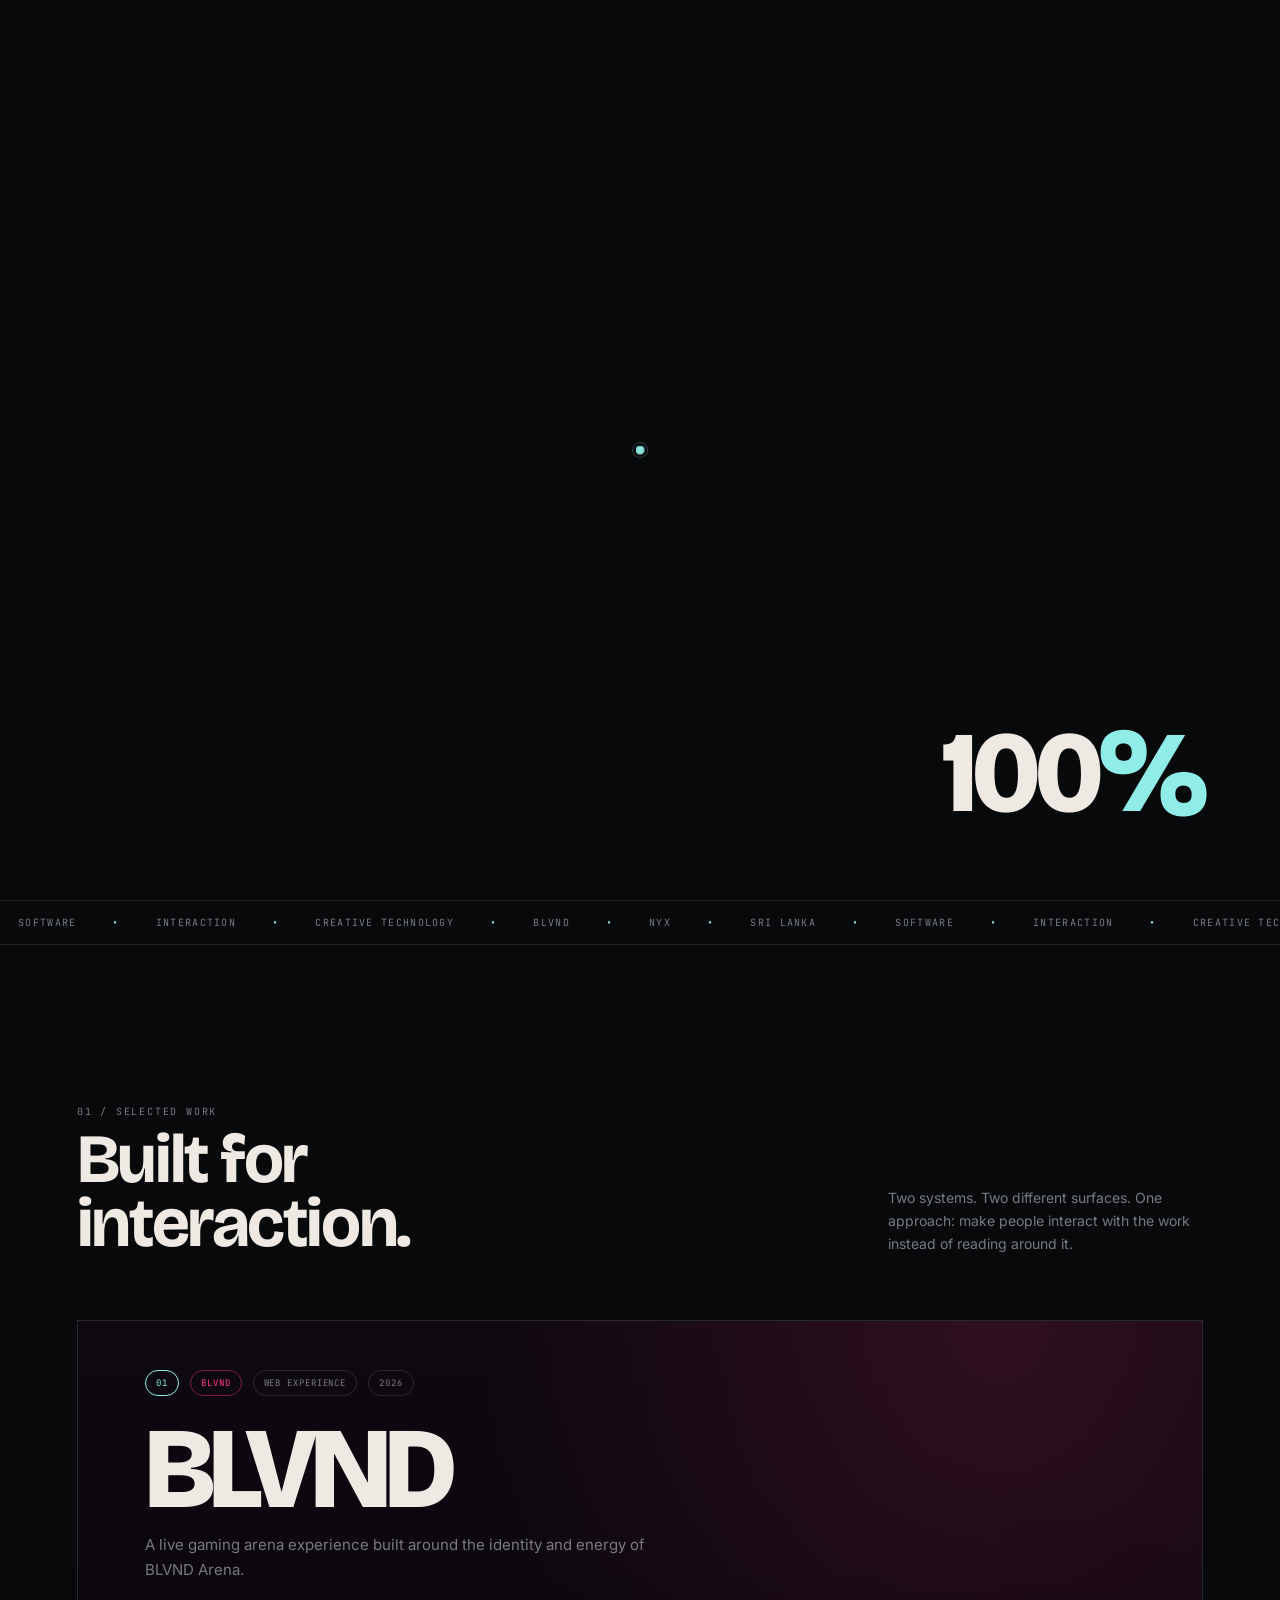
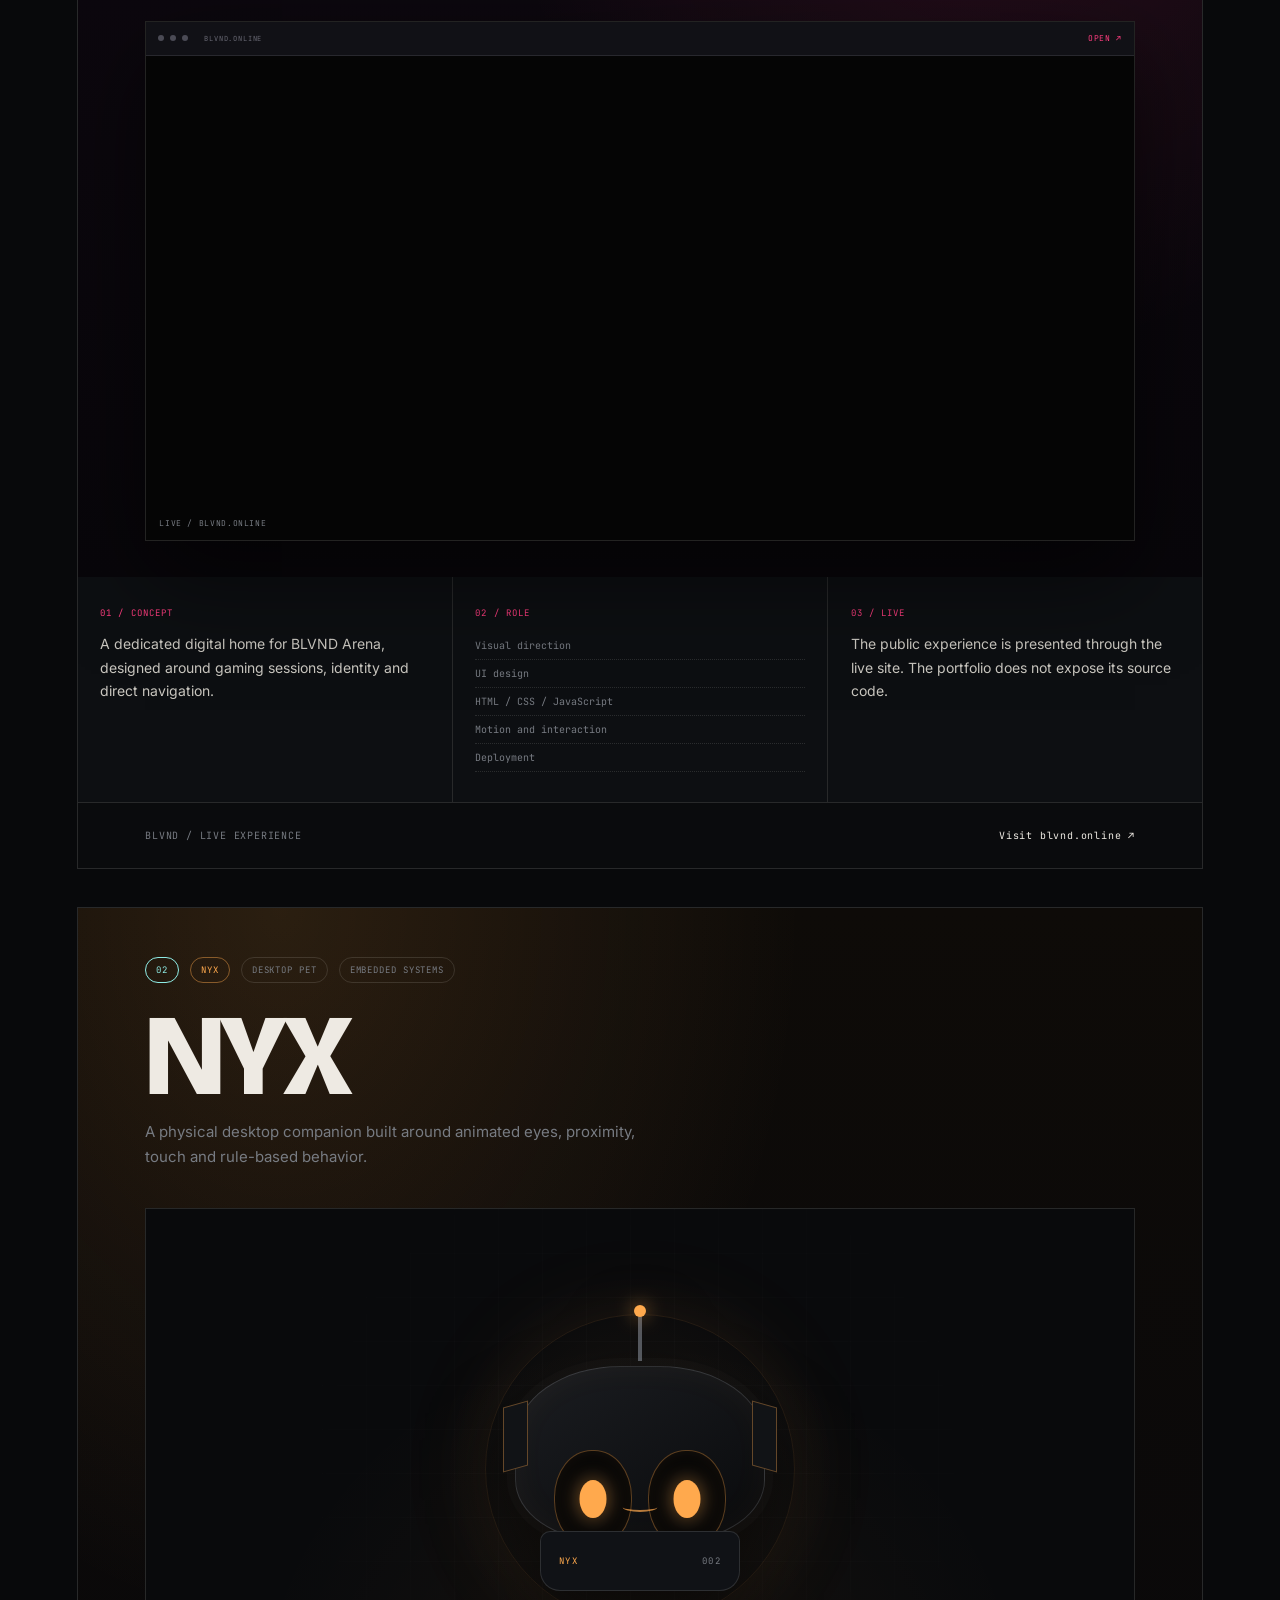
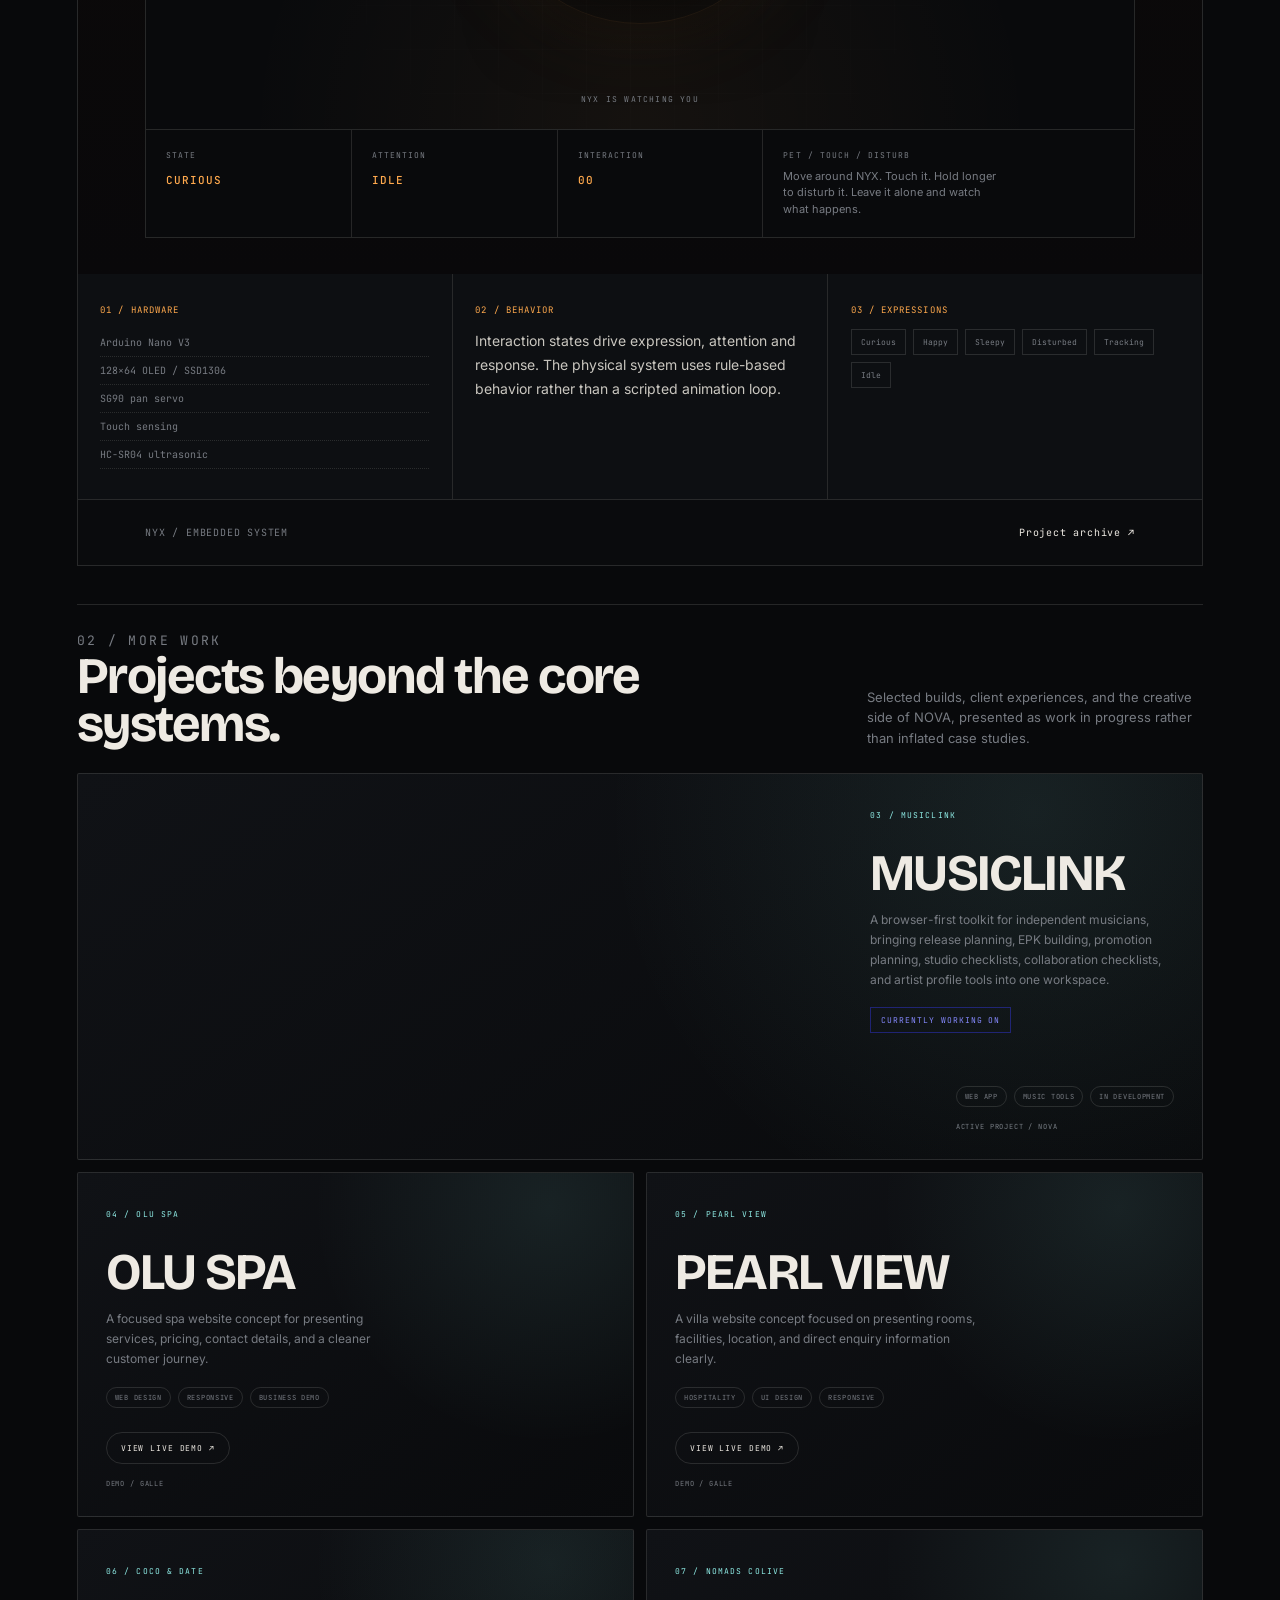
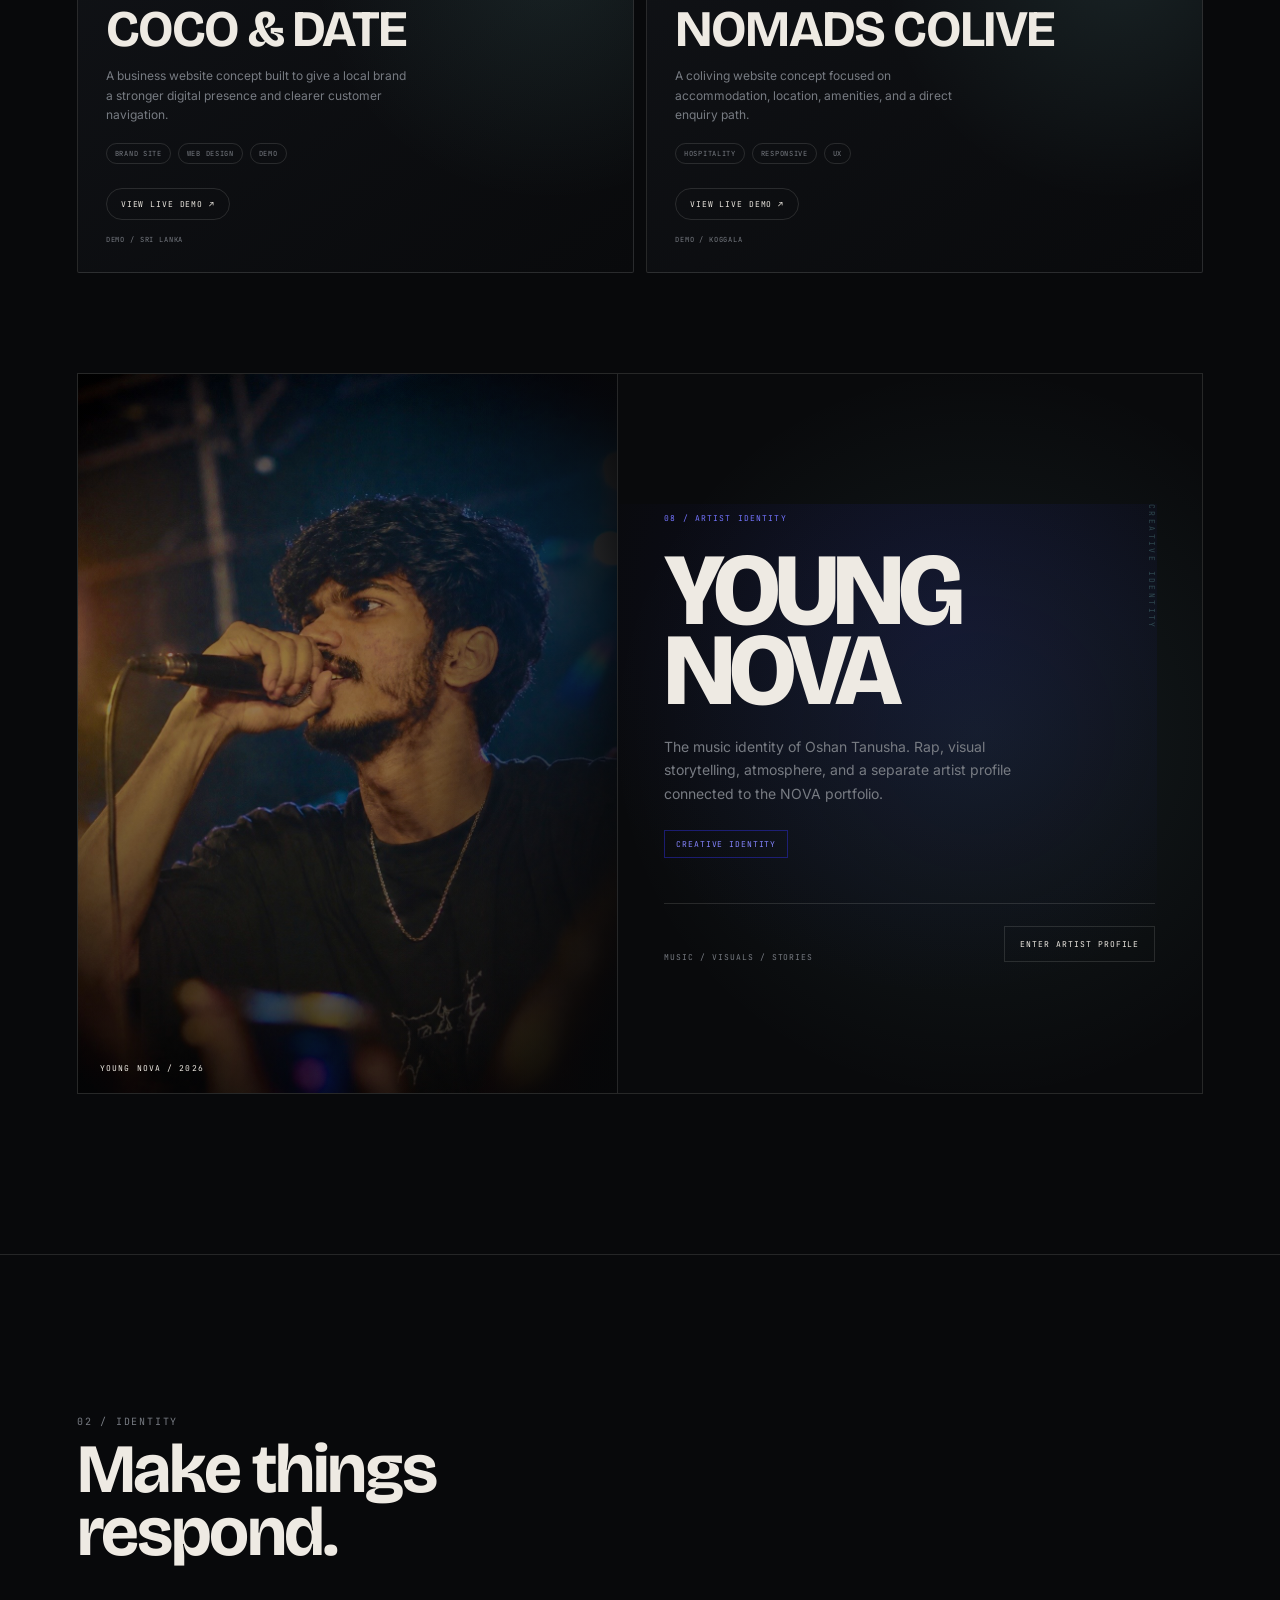
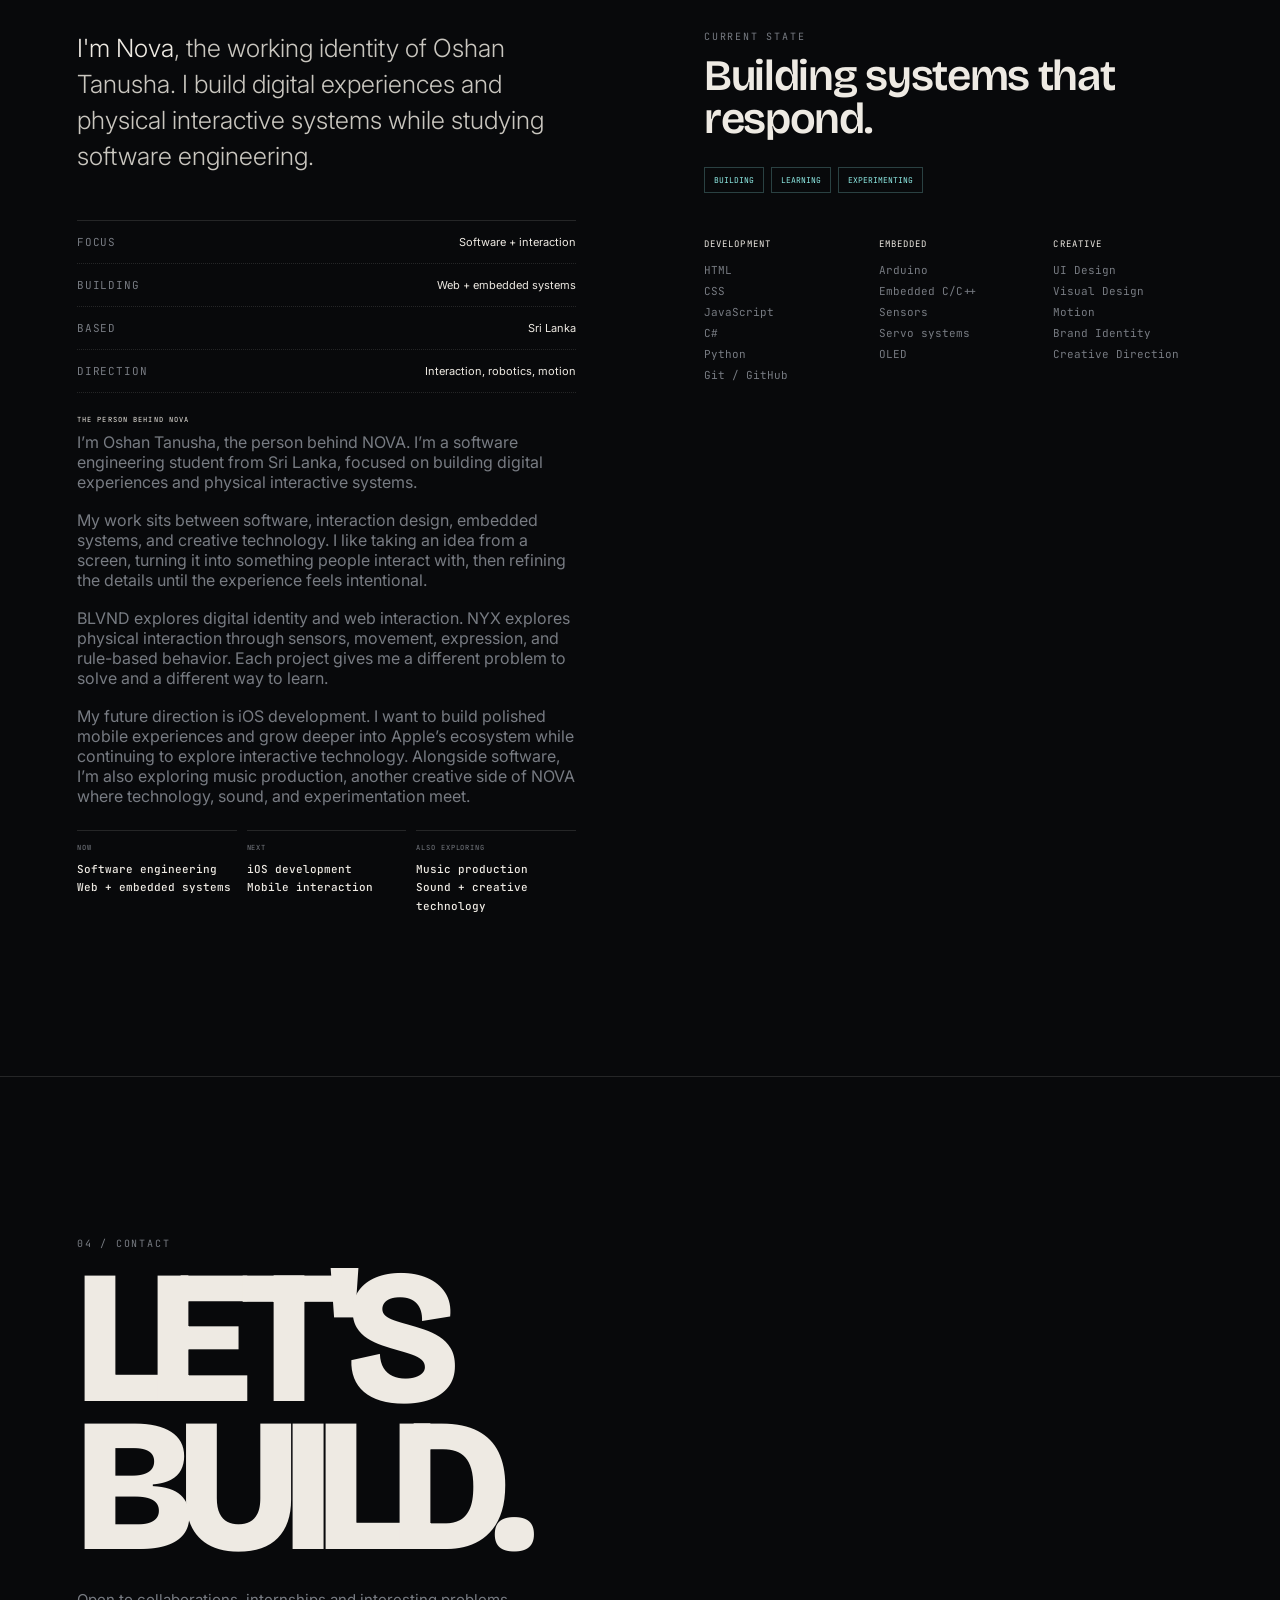
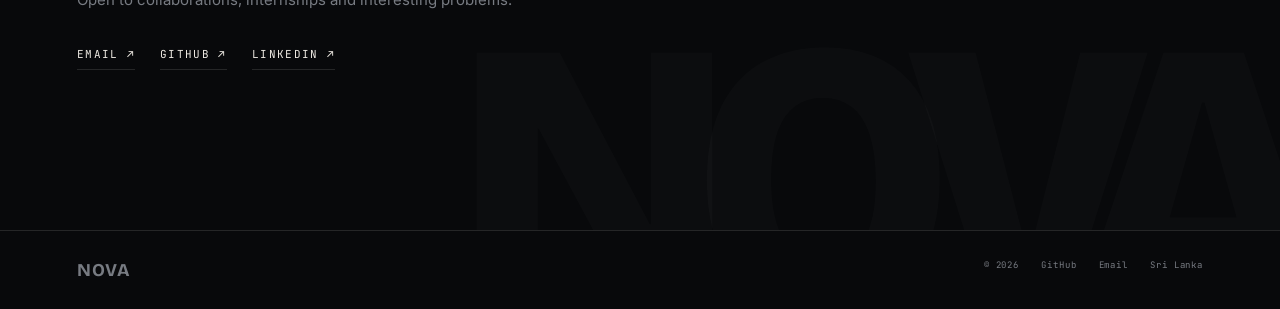
<file: index.html>
<!doctype html>
<html lang="en">
<head>
<meta charset="utf-8">
<meta name="viewport" content="width=device-width, initial-scale=1">
<title>NOVA | Oshan Tanusha</title>
<meta name="description" content="NOVA is the personal portfolio of Oshan Tanusha, featuring interactive web experiences, embedded systems and creative technology.">
<meta name="keywords" content="Oshan Tanusha, Nova, software engineering, web development, creative technology, BLVND, NYX, Sri Lanka">
<meta name="theme-color" content="#08090b">
<link rel="icon" href="nova-favicon.png" type="image/png" sizes="512x512">
<link rel="preconnect" href="https://fonts.googleapis.com"><link rel="preconnect" href="https://fonts.gstatic.com" crossorigin>
<link href="https://fonts.googleapis.com/css2?family=Bricolage+Grotesque:opsz,wght@12..96,300..800&family=Inter:wght@300;400;500;600&family=JetBrains+Mono:wght@400;500&display=swap" rel="stylesheet">
<link rel="stylesheet" href="style.css">
<style>
.identity-name{margin-top:18px;font:500 clamp(18px,2vw,27px)/1 var(--mono);letter-spacing:.22em;text-transform:uppercase;position:relative;width:max-content;max-width:100%;color:var(--fg);cursor:none}.identity-name span{display:inline-block;transition:transform .12s ease,color .2s ease;text-shadow:0 0 0 transparent}.identity-name:after{content:'IDENTITY / OSHAN TANUSHA';position:absolute;left:0;top:calc(100% + 9px);font:7px var(--mono);letter-spacing:.16em;color:var(--muted);opacity:.65}.identity-name.glitch{animation:identityGlitch .28s steps(2) 2}@keyframes identityGlitch{0%{transform:skewX(0)}35%{transform:skewX(-7deg);letter-spacing:.28em}70%{transform:skewX(5deg);letter-spacing:.12em}100%{transform:none}}
.identity-console{margin-top:48px;max-width:560px;border-top:1px solid var(--line);border-bottom:1px solid var(--line);padding:14px 0;display:grid;grid-template-columns:1fr 1fr;gap:10px 28px;font:8px var(--mono);letter-spacing:.12em;color:var(--muted);text-transform:uppercase}.identity-console div{display:flex;justify-content:space-between;gap:14px}.identity-console b{font-weight:500;color:var(--fg)}.identity-console .live b{color:var(--ice)}.signal{grid-column:1/-1;height:1px;background:linear-gradient(90deg,var(--ice),transparent);transform-origin:left;transition:transform .2s ease}
.hero-discovery{position:absolute;left:50%;bottom:29px;transform:translateX(-50%);font:7px var(--mono);letter-spacing:.16em;color:var(--muted);opacity:.5;white-space:nowrap}.hero-discovery b{color:var(--ice);font-weight:400}
.secret-mark{position:absolute;right:5%;bottom:8%;font:7px var(--mono);letter-spacing:.18em;color:rgba(143,236,230,.28);writing-mode:vertical-rl;pointer-events:none}
.nova-artist-section{position:relative;margin-top:100px;border-top:1px solid var(--line);border-bottom:1px solid var(--line);background:radial-gradient(circle at 80% 50%,rgba(143,236,230,.08),transparent 38%),#090a0c;overflow:hidden}.nova-artist-section:before{content:'CREATIVE IDENTITY';position:absolute;right:4%;top:18%;font:8px var(--mono);letter-spacing:.3em;color:rgba(143,236,230,.25);writing-mode:vertical-rl}.nova-artist-grid{display:grid;grid-template-columns:minmax(220px,38%) 1fr;min-height:520px}.nova-artist-photo{position:relative;min-height:520px;background:#08090b}.nova-artist-photo img{width:100%;height:100%;object-fit:cover;display:block;filter:contrast(1.05) saturate(.9)}.nova-artist-copy{padding:70px 8%;display:flex;flex-direction:column;justify-content:center}.nova-artist-copy .eyebrow{margin-bottom:16px}.nova-artist-copy h2{font:700 clamp(58px,9vw,120px)/.8 var(--display);letter-spacing:-.06em}.nova-artist-copy .artist-sub{max-width:48ch;margin-top:26px;color:var(--muted);font-size:14px;line-height:1.8}.nova-artist-button{display:inline-flex;width:max-content;margin-top:30px;padding:14px 20px;border:1px solid var(--line);font:8px var(--mono);letter-spacing:.14em;text-transform:uppercase;transition:.2s}.nova-artist-button:hover{border-color:var(--ice);background:rgba(143,236,230,.07)}
@media(max-width:900px){.identity-name{cursor:auto}.identity-console{max-width:100%;margin-top:40px}.hero-discovery{display:none}}@media(max-width:700px){.nova-artist-grid{grid-template-columns:1fr}.nova-artist-photo{height:420px;min-height:0}.nova-artist-copy{padding:42px 26px 55px}.nova-artist-section:before{display:none}}
</style>
</head>
<body>
<a class="skip-link" href="#hero">Skip to content</a>
<div class="noise" aria-hidden="true"></div><div class="grid-overlay" aria-hidden="true"></div>
<div class="stage-bg" aria-hidden="true"><span class="stage default"></span><span class="stage pink"></span><span class="stage orange"></span></div>
<div id="boot" role="status" aria-label="Loading NOVA"><div class="boot-panel boot-left"></div><div class="boot-panel boot-right"></div><div class="boot-copy"><p id="boot1">&gt; INITIALIZING NOVA</p><p id="boot2">&gt; MOUNTING IDENTITY <b>[OK]</b></p><p id="boot3">&gt; CALIBRATING INTERFACE <b>[OK]</b></p><p id="boot4">&gt; SYSTEM READY<span class="blink"></span></p></div><div class="boot-percent" id="bootPercent">0<span>%</span></div></div>
<div class="cursor" id="cursor"><span id="cursorLabel"></span></div><div class="cursor-trail" id="cursorTrail" aria-hidden="true"></div>
<nav id="nav"><a href="#hero" class="brand" data-cursor="HOME">NOVA</a><ul><li><a href="#work" data-cursor="WORK">Work</a></li><li><a href="#about" data-cursor="ABOUT">About</a></li><li><a href="#artist-card" data-cursor="ARTIST">Artist</a></li><li><a href="#contact" data-cursor="CONTACT">Contact</a></li></ul></nav>
<div class="hud" id="hud" aria-label="Page navigation"><button data-target="#hero"><span>Intro</span><i></i></button><button data-target="#work-blvnd"><span>01 BLVND</span><i></i></button><button data-target="#work-nyx"><span>02 NYX</span><i></i></button><button data-target="#about"><span>About</span><i></i></button><button data-target="#artist-card"><span>Artist</span><i></i></button><button data-target="#contact"><span>Contact</span><i></i></button></div>
<div class="system-readout" aria-hidden="true"><span id="systemState">ONLINE</span><i></i><span id="systemTime">00:00:00</span></div>
<main>
<section id="hero" class="hero section"><div class="hero-orbit orbit-one"></div><div class="hero-orbit orbit-two"></div><div class="wrap hero-grid"><div class="hero-copy"><p class="eyebrow">Digital identity <em>·</em> Creative technology</p><h1 class="nova-title" id="novaTitle" aria-label="NOVA"><span>N</span><span>O</span><span>V</span><span>A</span></h1><h2 class="identity-name" id="identityName" aria-label="Oshan Tanusha"><span>O</span><span>S</span><span>H</span><span>A</span><span>N</span><span>&nbsp;</span><span>T</span><span>A</span><span>N</span><span>U</span><span>S</span><span>H</span><span>A</span></h2><div class="role-strip"><span>Software</span><span>Interaction</span><span>Embedded</span></div><p class="hero-line">I build digital experiences and interactive systems, from the screen to the hardware.</p><div class="hero-actions"><a href="#work" class="button primary" data-cursor="ENTER">Enter work <span>↘</span></a><a href="#about" class="button" data-cursor="MEET">Meet Nova</a></div><div class="identity-console" id="identityConsole"><div><span>IDENTITY</span><b>OSHAN / NOVA</b></div><div><span>ORIGIN</span><b>LK / 06.9°N 80.0°E</b></div><div><span>STATE</span><b class="live" id="heroState">OBSERVING</b></div><div><span>VISITOR</span><b id="visitorMode">NEW SESSION</b></div><div class="signal" id="identitySignal"></div></div><div class="hero-micro"><span>SESSION <b id="sessionId">NOVA-0000</b></span><span>INTERFACE <b>02.0</b></span></div></div><div class="hero-frame" id="heroFrame" data-parallax><div class="frame-corner top-left">NOVA / 01</div><div class="frame-corner top-right">DIGITAL IDENTITY<br>2026</div><div class="portrait-art" aria-label="NOVA identity artwork"><div class="portrait-glow"></div><div class="portrait-ring ring-a"></div><div class="portrait-ring ring-b"></div><div class="portrait-mark">N</div><div class="portrait-line line-a"></div><div class="portrait-line line-b"></div><div class="portrait-data">OSHAN<br>TANUSHA<br><span>COORD 06.9 / 80.0</span></div></div><div class="scan-line"></div><div class="secret-mark">MOVE / INTERACT / RETURN</div><div class="frame-corner bottom-left">IDENTITY FRAME</div><div class="frame-corner bottom-right">LK / 2026</div></div></div><div class="scroll-cue"><i></i>SCROLL TO EXPLORE</div><div class="hero-discovery">THE INTERFACE RESPONDS TO <b>YOU</b></div></section>
<div class="ticker" aria-hidden="true"><div class="ticker-track"><span>Software</span><b>•</b><span>Interaction</span><b>•</b><span>Creative Technology</span><b>•</b><span>BLVND</span><b>•</b><span>NYX</span><b>•</b><span>Sri Lanka</span><b>•</b><span>Software</span><b>•</b><span>Interaction</span><b>•</b><span>Creative Technology</span><b>•</b><span>BLVND</span><b>•</b><span>NYX</span><b>•</b><span>Sri Lanka</span><b>•</b></div></div>
<section id="work" class="section"><div class="wrap"><header class="section-head reveal"><div><p class="eyebrow">01 / Selected work</p><h2>Built for<br>interaction.</h2></div><p>Two systems. Two different surfaces. One approach: make people interact with the work instead of reading around it.</p></header>
<article class="project blvnd reveal" id="work-blvnd"><div class="project-main"><div class="project-meta"><span class="number">01</span><span>BLVND</span><span>Web Experience</span><span>2026</span></div><h3>BLVND</h3><p class="project-sub">A live gaming arena experience built around the identity and energy of BLVND Arena.</p><div class="live-preview"><div class="browser-top"><i></i><i></i><i></i><span>BLVND.ONLINE</span><a href="https://blvnd.online" target="_blank" rel="noopener" data-cursor="OPEN">OPEN ↗</a></div><iframe src="https://blvnd.online" title="Live BLVND website preview" loading="lazy"></iframe><div class="preview-fallback"><strong>BLVND</strong><span>LIVE WEB EXPERIENCE</span><a href="https://blvnd.online" target="_blank" rel="noopener">OPEN BLVND.ONLINE ↗</a></div><small>LIVE / BLVND.ONLINE</small></div></div><div class="detail-grid"><div><p class="detail-label">01 / Concept</p><p>A dedicated digital home for BLVND Arena, designed around gaming sessions, identity and direct navigation.</p></div><div><p class="detail-label">02 / Role</p><ul><li>Visual direction</li><li>UI design</li><li>HTML / CSS / JavaScript</li><li>Motion and interaction</li><li>Deployment</li></ul></div><div><p class="detail-label">03 / Live</p><p>The public experience is presented through the live site. The portfolio does not expose its source code.</p></div></div><div class="project-footer"><span>BLVND / LIVE EXPERIENCE</span><a href="https://blvnd.online" target="_blank" rel="noopener" data-cursor="OPEN">Visit blvnd.online ↗</a></div></article>
<article class="project nyx reveal" id="work-nyx"><div class="project-main"><div class="project-meta"><span class="number">02</span><span>NYX</span><span>Desktop Pet</span><span>Embedded Systems</span></div><h3>NYX</h3><p class="project-sub">A physical desktop companion built around animated eyes, proximity, touch and rule-based behavior.</p><div class="nyx-lab" id="nyxLab"><div class="nyx-stage" id="nyxPet" tabindex="0" aria-label="Interactive NYX desktop pet"><div class="pet-aura"></div><div class="pet-shell"><div class="pet-antenna"><i></i></div><div class="pet-face"><div class="eye left-eye"><i></i></div><div class="eye right-eye"><i></i></div><div class="pet-mouth"></div></div><div class="pet-ear left-ear"></div><div class="pet-ear right-ear"></div><div class="pet-base"><span>NYX</span><b>002</b></div></div><div class="pet-sparks" id="petSparks"></div><div class="pet-touch-ring" id="petTouchRing"></div><p class="pet-prompt" id="petPrompt">TOUCH NYX</p></div><div class="nyx-telemetry"><div><span>STATE</span><strong id="nyxState">CURIOUS</strong></div><div><span>ATTENTION</span><strong id="nyxAttention">IDLE</strong></div><div><span>INTERACTION</span><strong id="nyxInteraction">00</strong></div><div class="telemetry-help"><span>PET / TOUCH / DISTURB</span><small>Move around NYX. Touch it. Hold longer to disturb it. Leave it alone and watch what happens.</small></div></div></div></div><div class="detail-grid"><div><p class="detail-label">01 / Hardware</p><ul><li>Arduino Nano V3</li><li>128×64 OLED / SSD1306</li><li>SG90 pan servo</li><li>Touch sensing</li><li>HC-SR04 ultrasonic</li></ul></div><div><p class="detail-label">02 / Behavior</p><p>Interaction states drive expression, attention and response. The physical system uses rule-based behavior rather than a scripted animation loop.</p></div><div><p class="detail-label">03 / Expressions</p><div class="chips"><span>Curious</span><span>Happy</span><span>Sleepy</span><span>Disturbed</span><span>Tracking</span><span>Idle</span></div></div></div><div class="project-footer"><span>NYX / EMBEDDED SYSTEM</span><a href="https://github.com/AlphaOshyy/Nyx" target="_blank" rel="noopener" data-cursor="OPEN">Project archive ↗</a></div></article></div></section>
<section id="about" class="section about-section"><div class="wrap"><header class="section-head reveal"><div><p class="eyebrow">02 / Identity</p><h2>Make things<br>respond.</h2></div></header><div class="about-grid"><div class="reveal"><p class="bio"><span>I'm Nova</span>, the working identity of Oshan Tanusha. I build digital experiences and physical interactive systems while studying software engineering.</p><div class="bio-list"><div><span>Focus</span><b>Software + interaction</b></div><div><span>Building</span><b>Web + embedded systems</b></div><div><span>Based</span><b>Sri Lanka</b></div><div><span>Direction</span><b>Interaction, robotics, motion</b></div></div></div><div class="reveal"><p class="eyebrow">Current state</p><h3 class="status-title">Building systems that respond.</h3><div class="status-tags"><span>BUILDING</span><span>LEARNING</span><span>EXPERIMENTING</span></div><div class="skill-grid"><div><p>Development</p><span>HTML</span><span>CSS</span><span>JavaScript</span><span>C#</span><span>Python</span><span>Git / GitHub</span></div><div><p>Embedded</p><span>Arduino</span><span>Embedded C/C++</span><span>Sensors</span><span>Servo systems</span><span>OLED</span></div><div><p>Creative</p><span>UI Design</span><span>Visual Design</span><span>Motion</span><span>Brand Identity</span><span>Creative Direction</span></div></div></div></div></div></section>
<section id="contact" class="section contact"><div class="wrap reveal"><p class="eyebrow">04 / Contact</p><h2>LET'S<br>BUILD.</h2><p>Open to collaborations, internships and interesting problems.</p><div class="contact-links"><a href="mailto:oshantanusha38@gmail.com" data-cursor="MAIL">Email ↗</a><a href="https://github.com/AlphaOshyy" target="_blank" rel="noopener" data-cursor="OPEN">GitHub ↗</a><a href="https://www.linkedin.com/in/oshantanusha/" target="_blank" rel="noopener" data-cursor="OPEN">LinkedIn ↗</a></div></div></section>
</main>
<footer><a href="#hero" class="brand">NOVA</a><div><span>© 2026</span><a href="https://github.com/AlphaOshyy" target="_blank" rel="noopener">GitHub</a><a href="mailto:oshantanusha38@gmail.com">Email</a><span>Sri Lanka</span></div></footer>
<script src="script.js"></script>
<script src="award.js"></script>
</body></html>
</file>
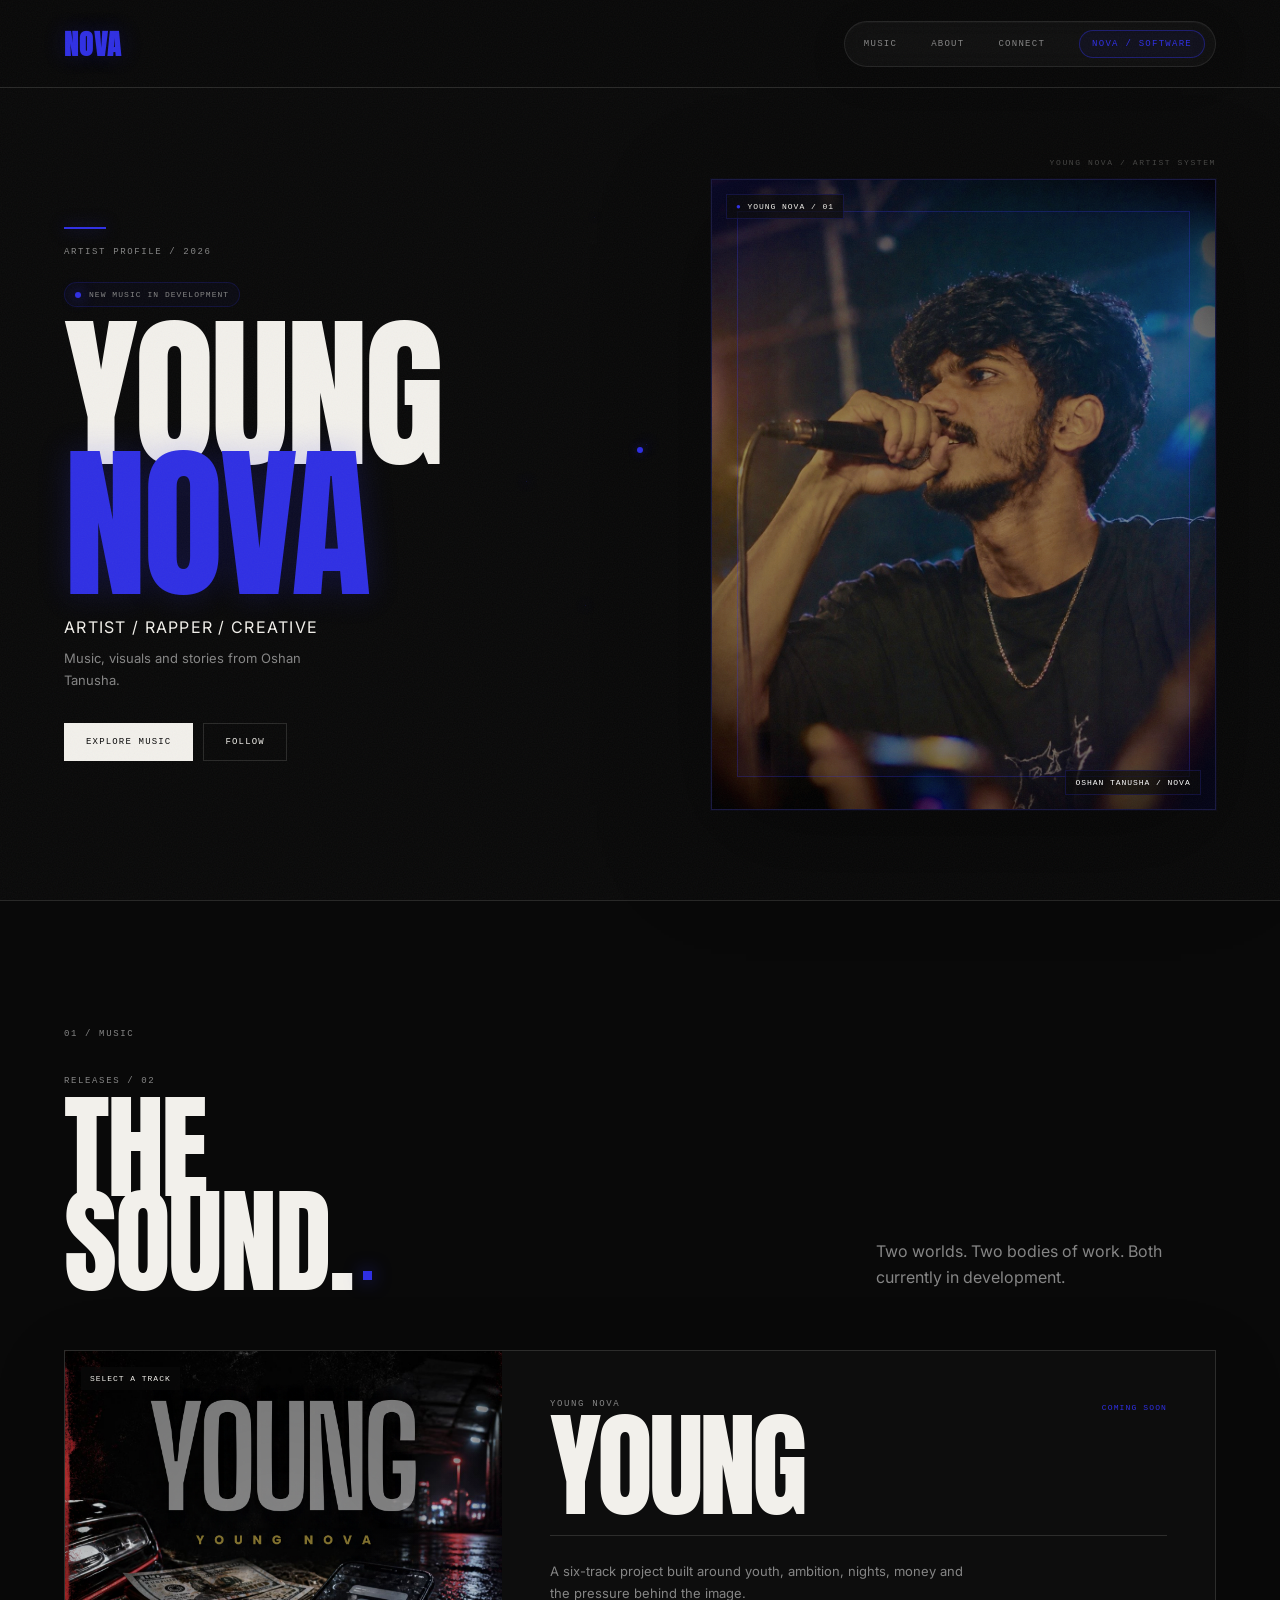
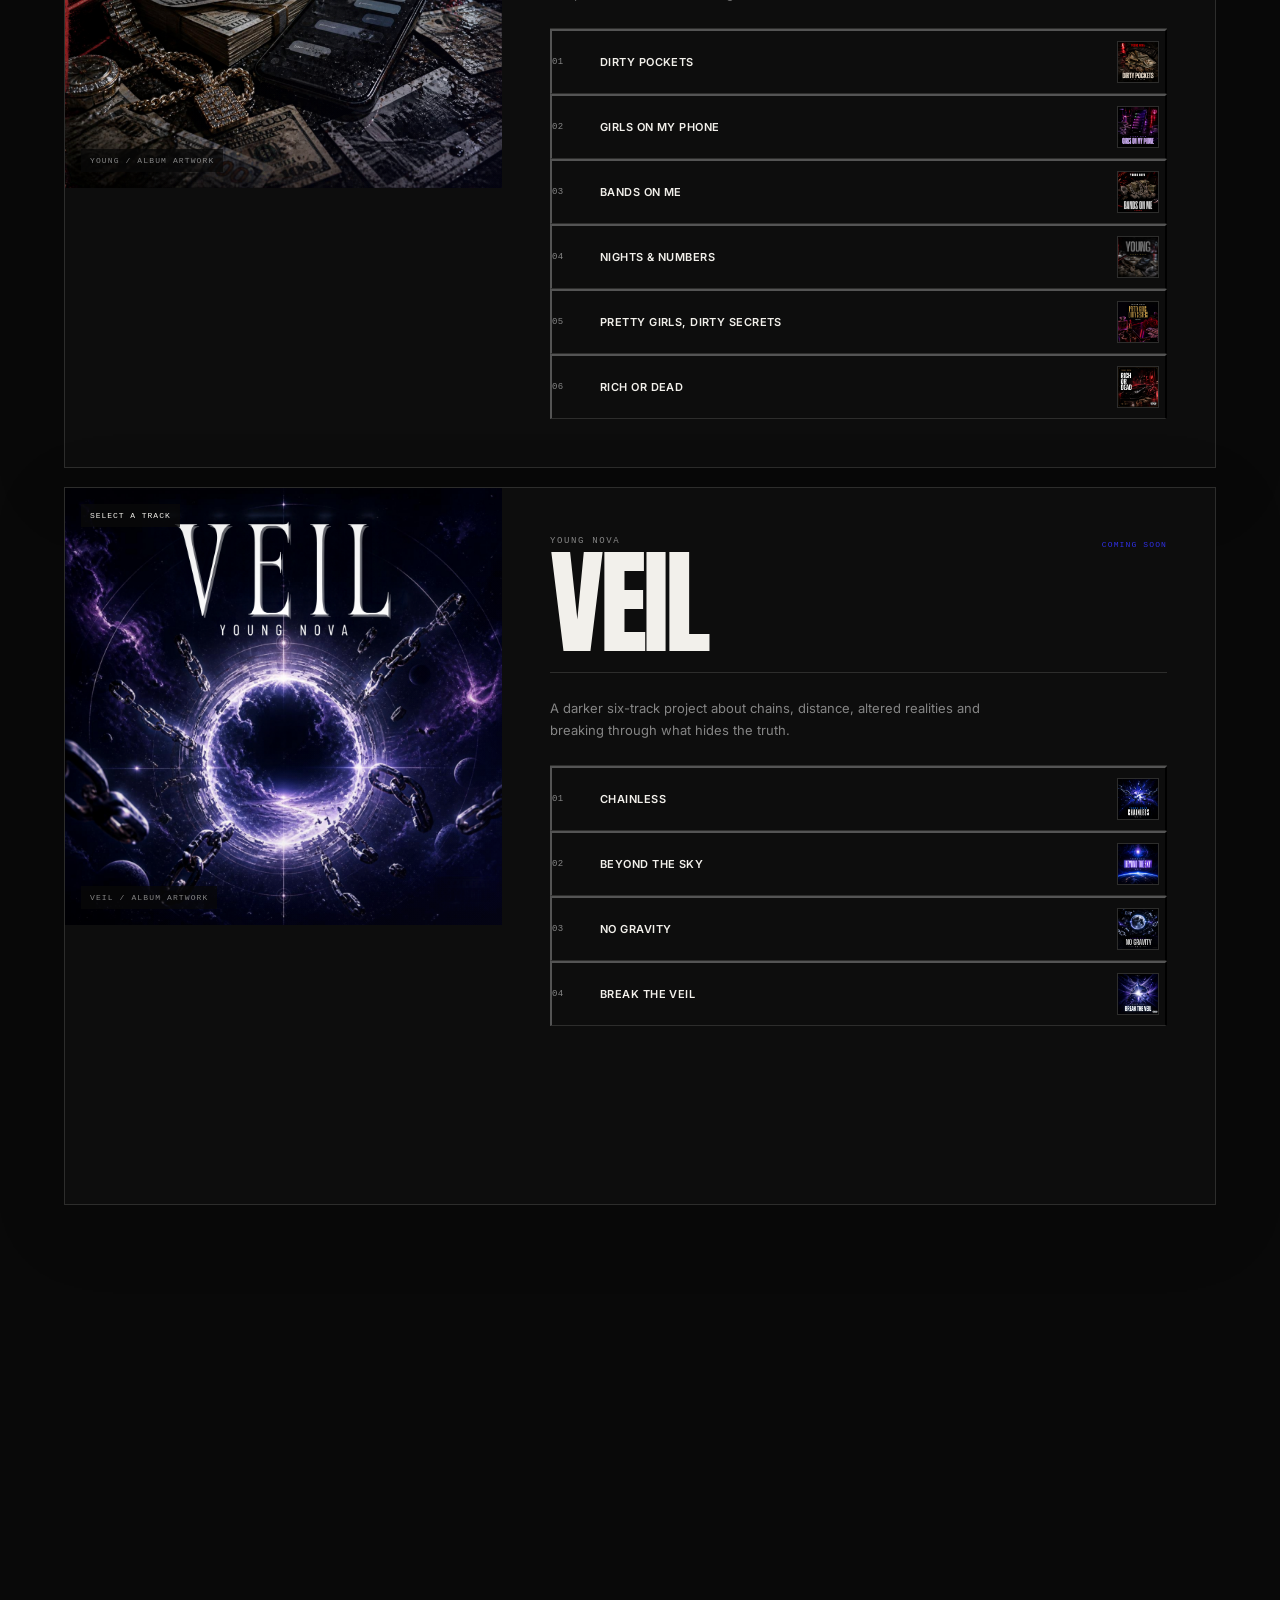
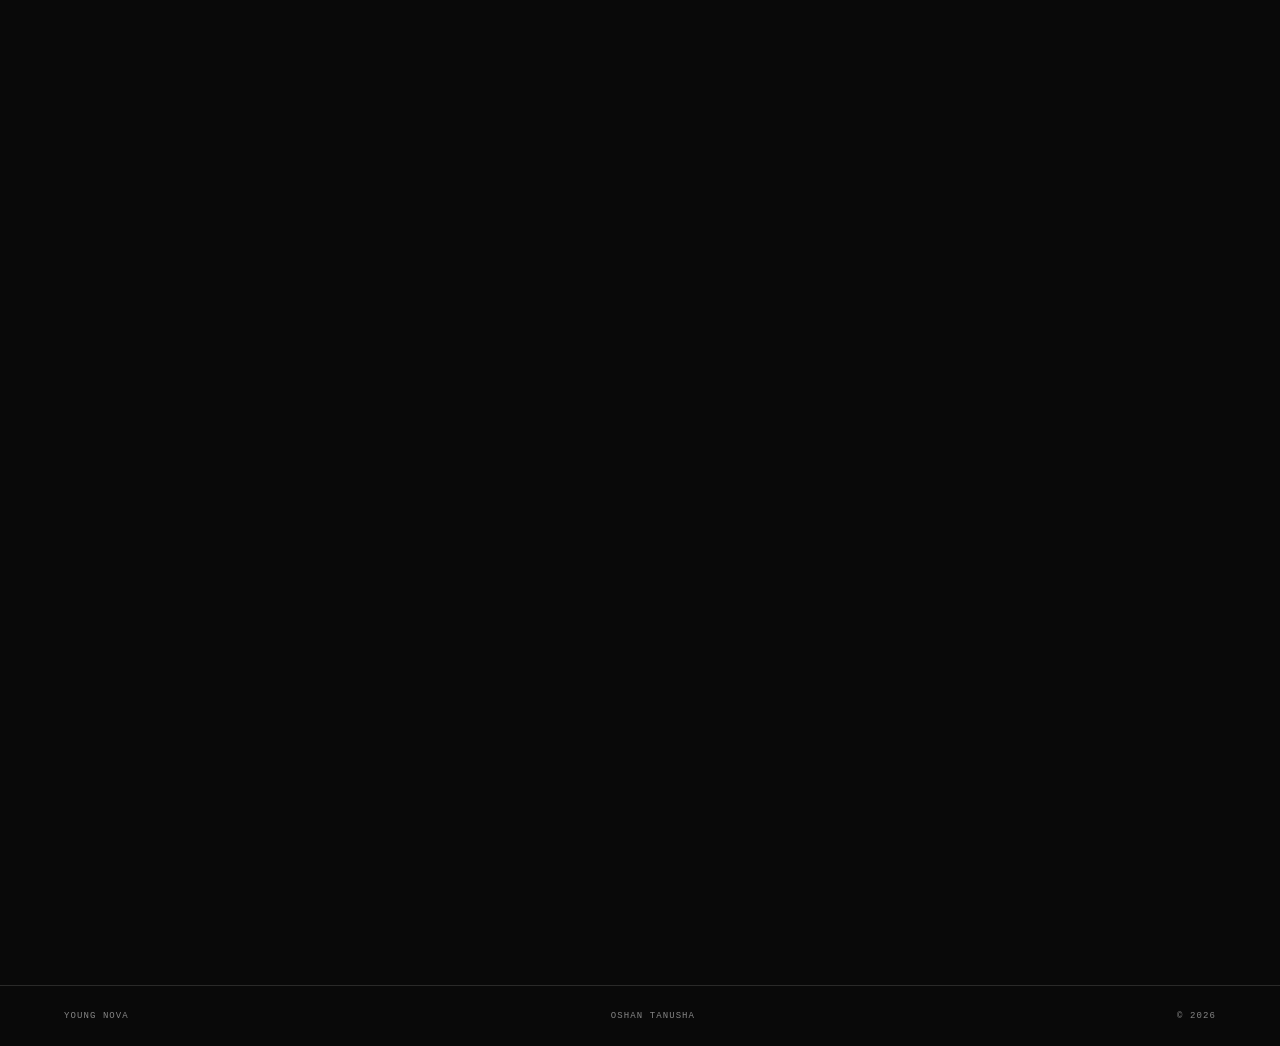
<file: artist.html>
<!doctype html>
<html lang="en">
<head>
<meta charset="utf-8">
<meta name="viewport" content="width=device-width, initial-scale=1">
<title>YOUNG NOVA | Artist</title>
<link rel="icon" href="young-nova-favicon.png" type="image/png" sizes="512x512">
<meta name="description" content="Young Nova. Artist and rapper identity of Oshan Tanusha. Music, visuals and upcoming projects.">
<meta name="theme-color" content="#090909">
<link rel="preconnect" href="https://fonts.googleapis.com">
<link rel="preconnect" href="https://fonts.gstatic.com" crossorigin>
<link href="https://fonts.googleapis.com/css2?family=Anton&family=Inter:wght@400;500;600;700&display=swap" rel="stylesheet">
<link rel="stylesheet" href="artist.css">
<script defer src="artist.js"></script>
</head>
<body>
<div class="grain"></div>
<nav>
<a class="logo" href="index.html">NOVA</a>
<div class="nav-right">
<a href="#music">MUSIC</a>
<a href="#about">ABOUT</a>
<a href="#connect">CONNECT</a>
<a class="back" href="index.html">NOVA / SOFTWARE</a>
</div>
</nav>

<main>
<section class="hero">
<div class="hero-copy">
<p class="eyebrow">ARTIST PROFILE / 2026</p>
<div class="status"><i></i> NEW MUSIC IN DEVELOPMENT</div>
<h1>YOUNG<br><span>NOVA</span></h1>
<p class="intro">ARTIST / RAPPER / CREATIVE</p>
<p class="hero-note">Music, visuals and stories from Oshan Tanusha.</p>
<div class="actions">
<a class="button primary" href="#music">EXPLORE MUSIC</a>
<a class="button" href="#connect">FOLLOW</a>
</div>
</div>
<div class="artist-frame">
<img src="assets/young-nova.jpg" alt="Young Nova artist portrait" class="artist-photo" onerror="this.classList.add('missing')">
<div class="photo-placeholder"><span>ADD ARTIST PHOTO</span><small>assets/young-nova.jpg</small></div>
<div class="frame-label top">YOUNG NOVA / 01</div>
<div class="frame-label bottom">OSHAN TANUSHA / NOVA</div>
</div>
</section>

<section id="music" class="music">
<p class="eyebrow">01 / MUSIC</p>
<div class="section-title">
<div><span class="section-index">RELEASES / 02</span><h2>THE<br>SOUND.</h2></div>
<p>Two worlds. Two bodies of work. Both currently in development.</p>
</div>

<article class="release release-young">
<div class="release-cover" data-artwork>
<img src="assets/AlbumArts/YOUNG/YOUNG — YOUNG NOVA album cover.png" alt="YOUNG by Young Nova album cover">
<span>SELECT A TRACK</span>
<small class="artwork-label">YOUNG / ALBUM ARTWORK</small>
</div>
<div class="release-info">
<div class="release-heading"><div><p class="kicker">YOUNG NOVA</p><h3>YOUNG</h3></div><strong>COMING SOON</strong></div>
<p class="release-copy">A six-track project built around youth, ambition, nights, money and the pressure behind the image.</p>
<div class="tracklist">
<button class="track" type="button" data-track="DIRTY POCKETS" data-art="assets/AlbumArts/YOUNG/DIRTY POCKETS single cover.png"><b>01</b><span>DIRTY POCKETS</span><img src="assets/AlbumArts/YOUNG/DIRTY POCKETS single cover.png" alt="DIRTY POCKETS artwork"></button>
<button class="track" type="button" data-track="GIRLS ON MY PHONE" data-art="assets/AlbumArts/YOUNG/YOUNG NOVA  -- Girls on MY PHONE single cover.png"><b>02</b><span>GIRLS ON MY PHONE</span><img src="assets/AlbumArts/YOUNG/YOUNG NOVA  -- Girls on MY PHONE single cover.png" alt="GIRLS ON MY PHONE artwork"></button>
<button class="track" type="button" data-track="BANDS ON ME" data-art="assets/AlbumArts/YOUNG/YOUNG NOVA — BANDS ON ME single cover.png"><b>03</b><span>BANDS ON ME</span><img src="assets/AlbumArts/YOUNG/YOUNG NOVA — BANDS ON ME single cover.png" alt="BANDS ON ME artwork"></button>
<button class="track" type="button" data-track="NIGHTS &amp; NUMBERS" data-art="assets/AlbumArts/YOUNG/YOUNG — YOUNG NOVA album cover.png"><b>04</b><span>NIGHTS &amp; NUMBERS</span><img src="assets/AlbumArts/YOUNG/YOUNG — YOUNG NOVA album cover.png" alt="NIGHTS &amp; NUMBERS artwork"></button>
<button class="track" type="button" data-track="PRETTY GIRLS, DIRTY SECRETS" data-art="assets/AlbumArts/YOUNG/YOUNG NOVA -- PRETTY GIRLS DIRTY SECRET single cover.png"><b>05</b><span>PRETTY GIRLS, DIRTY SECRETS</span><img src="assets/AlbumArts/YOUNG/YOUNG NOVA -- PRETTY GIRLS DIRTY SECRET single cover.png" alt="PRETTY GIRLS, DIRTY SECRETS artwork"></button>
<button class="track" type="button" data-track="RICH OR DEAD" data-art="assets/AlbumArts/YOUNG/YOUNG NOVA — RICH OR DEAD single cover.png"><b>06</b><span>RICH OR DEAD</span><img src="assets/AlbumArts/YOUNG/YOUNG NOVA — RICH OR DEAD single cover.png" alt="RICH OR DEAD artwork"></button>
</div>
</div>
</article>

<article class="release release-veil">
<div class="release-cover" data-artwork>
<img src="assets/AlbumArts/VEIL/VEIL album cover.png" alt="VEIL by Young Nova album cover">
<span>SELECT A TRACK</span>
<small class="artwork-label">VEIL / ALBUM ARTWORK</small>
</div>
<div class="release-info">
<div class="release-heading"><div><p class="kicker">YOUNG NOVA</p><h3>VEIL</h3></div><strong>COMING SOON</strong></div>
<p class="release-copy">A darker six-track project about chains, distance, altered realities and breaking through what hides the truth.</p>
<div class="tracklist">
<button class="track" type="button" data-track="CHAINLESS" data-art="assets/AlbumArts/VEIL/CHAINLESS single cover.png"><b>01</b><span>CHAINLESS</span><img src="assets/AlbumArts/VEIL/CHAINLESS single cover.png" alt="CHAINLESS artwork"></button>
<button class="track" type="button" data-track="BEYOND THE SKY" data-art="assets/AlbumArts/VEIL/Beyond the Sky single cover.png"><b>02</b><span>BEYOND THE SKY</span><img src="assets/AlbumArts/VEIL/Beyond the Sky single cover.png" alt="BEYOND THE SKY artwork"></button>
<button class="track" type="button" data-track="NO GRAVITY" data-art="assets/AlbumArts/VEIL/YOUNG NOVA — NO GRAVITY album cover.png"><b>03</b><span>NO GRAVITY</span><img src="assets/AlbumArts/VEIL/YOUNG NOVA — NO GRAVITY album cover.png" alt="NO GRAVITY artwork"></button>
<button class="track" type="button" data-track="BREAK THE VEIL" data-art="assets/AlbumArts/VEIL/Break the Veil single cover.png"><b>04</b><span>BREAK THE VEIL</span><img src="assets/AlbumArts/VEIL/Break the Veil single cover.png" alt="BREAK THE VEIL artwork"></button>
<button class="track" type="button" data-track="LOST IN THE VOID" data-art="assets/AlbumArts/VEIL/ETERNAL EXIT square album cover.png"><b>05</b><span>LOST IN THE VOID</span><img src="assets/AlbumArts/VEIL/ETERNAL EXIT square album cover.png" alt="LOST IN THE VOID artwork"></button>
<button class="track" type="button" data-track="ETERNAL EXIT" data-art="assets/AlbumArts/VEIL/VEIL album cover.png"><b>06</b><span>ETERNAL EXIT</span><img src="assets/AlbumArts/VEIL/VEIL album cover.png" alt="ETERNAL EXIT artwork"></button>
</div>
</div>
</article>
</section>

<section id="about" class="about">
<p class="eyebrow">02 / ARTIST</p>
<div class="about-grid">
<div><span class="section-index">YOUNG NOVA</span><h2>THE<br>VOICE.</h2></div>
<div class="about-copy">
<p>Young Nova is the music identity of Oshan Tanusha, combining rap, visual storytelling and a darker cinematic world.</p>
<p>Young Nova is an artist identity built around rap, visual storytelling, atmosphere and a personal world of sound.</p>
</div>
</div>
</section>

<section id="connect" class="contact">
<p class="eyebrow">03 / CONNECT</p>
<div class="connect-head"><h2>STAY<br>CLOSE.</h2><p>Follow the artist for music, visuals and release updates.</p></div>
<div class="socials">
<a href="https://youtube.com/@youngnova999" target="_blank" rel="noopener"><span>YT</span><strong>YOUTUBE</strong><small>@youngnova999</small></a>
<a href="https://www.tiktok.com/@yngnovaa" target="_blank" rel="noopener"><span>TT</span><strong>TIKTOK</strong><small>@yngnovaa</small></a>
<a href="https://www.instagram.com/oshyynova/" target="_blank" rel="noopener"><span>IG</span><strong>INSTAGRAM</strong><small>@oshyynova</small></a>
</div>
</section>
</main>

<footer><span>YOUNG NOVA</span><span>OSHAN TANUSHA</span><span>© 2026</span></footer>
</body>
</html>
</file>
<file: style.css>
:root{--bg:#08090b;--panel:#0d0f12;--fg:#eeeae3;--muted:#777b82;--line:rgba(238,234,227,.13);--ice:#8fece6;--pink:#ff3d7f;--orange:#ffa94d;--display:'Bricolage Grotesque',sans-serif;--body:'Inter',sans-serif;--mono:'JetBrains Mono',monospace}*{box-sizing:border-box;margin:0;padding:0}html{scroll-behavior:smooth;background:var(--bg)}body{background:var(--bg);color:var(--fg);font-family:var(--body);overflow-x:hidden;cursor:none}body:before{content:'';position:fixed;inset:0;z-index:950;pointer-events:none;opacity:.045;background-image:url("data:image/svg+xml,%3Csvg xmlns='http://www.w3.org/2000/svg' width='180' height='180'%3E%3Cfilter id='n'%3E%3CfeTurbulence type='fractalNoise' baseFrequency='.82' numOctaves='2' stitchTiles='stitch'/%3E%3C/filter%3E%3Crect width='100%25' height='100%25' filter='url(%23n)'/%3E%3C/svg%3E");mix-blend-mode:overlay}::selection{background:var(--ice);color:var(--bg)}a{color:inherit;text-decoration:none}button{font:inherit;color:inherit}img{display:block;max-width:100%}.noise{position:fixed;inset:0;z-index:949;pointer-events:none;background:linear-gradient(90deg,transparent 49.8%,rgba(255,255,255,.025) 50%,transparent 50.2%);background-size:5px 100%;opacity:.25}.grid-overlay{position:fixed;inset:0;z-index:-1;pointer-events:none;background-image:linear-gradient(rgba(255,255,255,.018) 1px,transparent 1px),linear-gradient(90deg,rgba(255,255,255,.018) 1px,transparent 1px);background-size:80px 80px;mask-image:linear-gradient(to bottom,black,transparent 70%);opacity:.45}.stage-bg{position:fixed;inset:0;z-index:-2;overflow:hidden;background:var(--bg)}.stage{position:absolute;inset:0;opacity:0;transition:opacity .9s ease}.stage.default{opacity:1;background:radial-gradient(75% 65% at 50% -5%,rgba(143,236,230,.075),transparent 68%)}.stage.pink{background:radial-gradient(85% 80% at 78% 12%,rgba(255,61,127,.16),transparent 62%),radial-gradient(65% 60% at 8% 88%,rgba(255,61,127,.06),transparent 68%)}.stage.orange{background:radial-gradient(85% 80% at 20% 12%,rgba(255,169,77,.14),transparent 62%),radial-gradient(65% 60% at 92% 88%,rgba(255,169,77,.05),transparent 68%)}body[data-theme=blvnd] .stage.pink,body[data-theme=nyx] .stage.orange{opacity:1}body[data-theme=blvnd] .stage.default,body[data-theme=nyx] .stage.default{opacity:0}.skip-link{position:fixed;left:18px;top:-60px;z-index:1100;padding:10px 15px;background:var(--ice);color:var(--bg);font:11px var(--mono);transition:top .2s}.skip-link:focus{top:16px}#boot{position:fixed;inset:0;z-index:1000;background:var(--bg);display:flex;align-items:flex-end;justify-content:space-between;padding:6vw;overflow:hidden;pointer-events:none}.boot-panel{position:absolute;top:0;width:50%;height:100%;background:var(--bg);transition:transform 1.1s cubic-bezier(.76,0,.24,1)}.boot-left{left:0}.boot-right{right:0}.boot-copy{position:relative;z-index:2;display:flex;flex-direction:column;gap:7px;font:12px var(--mono);letter-spacing:.03em;color:var(--muted)}.boot-copy p{opacity:0;transform:translateY(5px);transition:opacity .3s,transform .3s}.boot-copy p.show{opacity:1;transform:none}.boot-copy b{color:var(--ice);font-weight:500}.blink{display:inline-block;width:7px;height:13px;margin-left:3px;vertical-align:-2px;background:var(--ice);animation:blink 1s steps(1) infinite}@keyframes blink{50%{opacity:0}}#boot.hide .boot-left{transform:translateX(-100%)}#boot.hide .boot-right{transform:translateX(100%)}#boot.hide .boot-copy{opacity:0}.boot-percent{position:relative;z-index:2;font:800 clamp(64px,9vw,120px)/.85 var(--display);letter-spacing:-.04em}.boot-percent span{color:var(--ice)}.cursor{position:fixed;left:0;top:0;width:9px;height:9px;border-radius:50%;background:var(--ice);pointer-events:none;z-index:1090;transform:translate(-50%,-50%);mix-blend-mode:difference;transition:width .25s ease,height .25s ease,background .25s ease,border .25s ease}.cursor.active{width:52px;height:52px;background:transparent;border:1px solid var(--ice);mix-blend-mode:normal}.cursor span{position:absolute;inset:0;display:grid;place-items:center;font:9px var(--mono);letter-spacing:.06em;opacity:0}.cursor.active span{opacity:1}.cursor-trail{position:fixed;left:0;top:0;width:16px;height:16px;border:1px solid rgba(143,236,230,.25);border-radius:50%;pointer-events:none;z-index:1088;transform:translate(-50%,-50%);transition:opacity .3s}.system-readout{position:fixed;right:6vw;bottom:24px;z-index:80;display:flex;align-items:center;gap:9px;font:8px var(--mono);letter-spacing:.12em;color:var(--muted)}.system-readout i{width:5px;height:5px;border-radius:50%;background:var(--ice);box-shadow:0 0 12px var(--ice);animation:live 1.5s ease-in-out infinite}@keyframes live{50%{opacity:.3;transform:scale(.65)}}nav{position:fixed;top:0;left:0;right:0;z-index:100;padding:25px 6vw;display:flex;align-items:center;justify-content:space-between;mix-blend-mode:difference;opacity:0;transform:translateY(-12px);transition:opacity .7s ease,transform .7s ease}.brand{font:700 18px var(--display);letter-spacing:.04em}nav.show{opacity:1;transform:none}nav ul{display:flex;gap:34px;list-style:none}nav a{font:10px var(--mono);letter-spacing:.13em;text-transform:uppercase;color:var(--fg);opacity:.75}nav a:hover{opacity:1}.hud{position:fixed;right:25px;top:50%;transform:translateY(-50%);z-index:90;display:flex;flex-direction:column;gap:14px;align-items:flex-end}.hud button{border:0;background:transparent;display:flex;align-items:center;gap:10px;cursor:none}.hud button span{font:9px var(--mono);letter-spacing:.08em;color:var(--muted);opacity:0;transform:translateX(7px);transition:.2s}.hud button i{width:6px;height:6px;border-radius:50%;background:var(--line);display:block;transition:.25s}.hud button:hover span,.hud button.active span{opacity:1;transform:none}.hud button.active i{background:var(--ice);transform:scale(1.7)}main{position:relative;z-index:1}section.section{padding:clamp(100px,13vw,160px) 6vw}.wrap{width:min(1240px,100%);margin:0 auto}.hero{min-height:100svh;padding-top:120px!important;padding-bottom:70px!important;display:flex;align-items:center;position:relative;overflow:hidden}.hero-grid{display:grid;grid-template-columns:1.12fr .88fr;gap:7vw;align-items:center;width:100%}.eyebrow{font:10px var(--mono);letter-spacing:.18em;text-transform:uppercase;color:var(--muted)}.eyebrow em{color:var(--ice);font-style:normal}.hero-copy .eyebrow{margin-bottom:23px}.nova-title{display:flex;overflow:hidden;font:800 clamp(76px,11.5vw,176px)/.8 var(--display);letter-spacing:-.055em}.nova-title span{display:block;opacity:0;transform:translateY(110%);transition:opacity .75s cubic-bezier(.2,.7,.2,1),transform .75s cubic-bezier(.2,.7,.2,1)}.nova-title.ready span{opacity:1;transform:none}.nova-title span:nth-child(1){transition-delay:.02s}.nova-title span:nth-child(2){transition-delay:.09s}.nova-title span:nth-child(3){transition-delay:.16s}.nova-title span:nth-child(4){transition-delay:.23s}.role-strip{display:flex;gap:18px;flex-wrap:wrap;margin-top:25px;font:11px var(--mono);letter-spacing:.1em;text-transform:uppercase;color:var(--muted)}.role-strip span{color:var(--fg)}.hero-line{max-width:38ch;margin-top:27px;font-size:18px;line-height:1.55;font-weight:300;color:var(--muted)}.hero-actions{display:flex;gap:12px;flex-wrap:wrap;margin-top:41px}.button{display:inline-flex;align-items:center;gap:9px;padding:14px 23px;border:1px solid var(--line);border-radius:999px;font:10px var(--mono);letter-spacing:.1em;text-transform:uppercase;transition:border-color .25s,background .25s,color .25s,transform .15s}.button:hover{border-color:var(--ice)}.button.primary{background:var(--fg);border-color:var(--fg);color:var(--bg)}.button.primary:hover{background:var(--ice);border-color:var(--ice)}.hero-micro{display:flex;gap:22px;margin-top:55px;font:8px var(--mono);letter-spacing:.12em;color:var(--muted)}.hero-micro b{color:var(--fg);font-weight:500}.hero-frame{position:relative;aspect-ratio:3/4;min-height:470px;max-height:680px;overflow:hidden;border:1px solid var(--line);background:radial-gradient(circle at 50% 40%,rgba(143,236,230,.09),transparent 35%),linear-gradient(155deg,#15171b,#08090b 72%);transition:transform .25s ease}.hero-frame:before{content:'';position:absolute;inset:0;background:repeating-linear-gradient(0deg,transparent 0 7px,rgba(255,255,255,.025) 8px);opacity:.55}.portrait-art{position:absolute;inset:12%;overflow:hidden;border:1px solid rgba(143,236,230,.16);background:radial-gradient(circle at 50% 42%,rgba(143,236,230,.08),transparent 38%),linear-gradient(145deg,#12161a,#07080a)}.portrait-glow{position:absolute;width:52%;aspect-ratio:1;border-radius:50%;left:24%;top:22%;background:radial-gradient(circle,rgba(143,236,230,.17),transparent 67%);filter:blur(2px)}.portrait-ring{position:absolute;border:1px solid rgba(143,236,230,.22);border-radius:50%;left:50%;top:42%;transform:translate(-50%,-50%)}.ring-a{width:48%;aspect-ratio:1;animation:spin 18s linear infinite}.ring-b{width:70%;aspect-ratio:1;border-style:dashed;animation:spin 28s linear infinite reverse}@keyframes spin{to{transform:translate(-50%,-50%) rotate(360deg)}}.portrait-mark{position:absolute;left:50%;top:42%;transform:translate(-50%,-50%);font:800 24vw var(--display);line-height:1;color:rgba(238,234,227,.88);letter-spacing:-.08em}.portrait-line{position:absolute;background:rgba(143,236,230,.2)}.line-a{width:1px;left:50%;top:0;bottom:0}.line-b{height:1px;left:0;right:0;top:42%}.portrait-data{position:absolute;left:18px;bottom:18px;font:8px/1.65 var(--mono);letter-spacing:.14em;color:var(--muted)}.portrait-data span{color:var(--ice)}.frame-corner{position:absolute;z-index:2;font:8px/1.5 var(--mono);letter-spacing:.11em;color:var(--muted)}.top-left{top:16px;left:16px}.top-right{top:16px;right:16px;text-align:right}.bottom-left{bottom:16px;left:16px}.bottom-right{bottom:16px;right:16px}.scan-line{position:absolute;left:0;right:0;top:-20%;height:25%;background:linear-gradient(transparent,rgba(143,236,230,.07),transparent);animation:scan 4s ease-in-out infinite}@keyframes scan{0%,100%{top:-20%}50%{top:90%}}.scroll-cue{position:absolute;bottom:30px;left:6vw;display:flex;align-items:center;gap:9px;font:9px var(--mono);letter-spacing:.14em;color:var(--muted)}.scroll-cue i{width:1px;height:33px;background:var(--ice);display:block;animation:scrollBar 1.7s ease-in-out infinite}@keyframes scrollBar{0%{transform:scaleY(0);transform-origin:top}50%{transform:scaleY(1);transform-origin:top}51%{transform-origin:bottom}100%{transform:scaleY(0);transform-origin:bottom}}.hero-orbit{position:absolute;border:1px solid rgba(143,236,230,.08);border-radius:50%;pointer-events:none}.orbit-one{width:60vw;height:60vw;right:-28vw;top:-15vw}.orbit-two{width:34vw;height:34vw;left:-20vw;bottom:-22vw}.ticker{position:relative;z-index:1;overflow:hidden;border-top:1px solid var(--line);border-bottom:1px solid var(--line);padding:15px 0}.ticker-track{display:flex;width:max-content;animation:ticker 30s linear infinite}.ticker span,.ticker b{white-space:nowrap;padding:0 18px;font:10px var(--mono);letter-spacing:.13em;text-transform:uppercase;color:var(--muted);font-weight:400}.ticker b{color:var(--ice)}@keyframes ticker{to{transform:translateX(-50%)}}.section-head{display:flex;justify-content:space-between;align-items:flex-end;gap:30px;margin-bottom:65px}.section-head h2{margin-top:10px;font:700 clamp(40px,5.4vw,70px)/.92 var(--display);letter-spacing:-.035em}.section-head>p{max-width:35ch;color:var(--muted);font-size:14px;line-height:1.65}.reveal{opacity:0;transform:translateY(35px);transition:opacity .8s cubic-bezier(.2,.7,.2,1),transform .8s cubic-bezier(.2,.7,.2,1)}.reveal.in{opacity:1;transform:none}.project{margin-bottom:38px;border:1px solid var(--line);overflow:hidden;background:rgba(255,255,255,.012)}.project-main{padding:49px 6% 36px}.blvnd .project-main{background:radial-gradient(75% 120% at 82% 0,rgba(255,61,127,.14),transparent 62%),linear-gradient(#0e0810,#08060a)}.nyx .project-main{background:radial-gradient(75% 120% at 18% 0,rgba(255,169,77,.12),transparent 62%),linear-gradient(#0e0b08,#09080a)}.project-meta{display:flex;align-items:center;gap:11px;flex-wrap:wrap;margin-bottom:27px;font:9px var(--mono);letter-spacing:.1em;text-transform:uppercase;color:var(--muted)}.project-meta span{padding:6px 10px;border:1px solid var(--line);border-radius:999px}.project-meta .number{color:var(--ice);border-color:var(--ice)}.blvnd .project-meta span:nth-child(2){color:var(--pink);border-color:rgba(255,61,127,.45)}.nyx .project-meta span:nth-child(2){color:var(--orange);border-color:rgba(255,169,77,.45)}.project h3{font:800 clamp(66px,9vw,130px)/.8 var(--display);letter-spacing:-.055em}.project-sub{max-width:56ch;margin-top:18px;color:var(--muted);font-size:15px;line-height:1.65}.live-preview{position:relative;height:520px;margin-top:38px;overflow:hidden;border:1px solid var(--line);background:#050505;box-shadow:0 35px 90px rgba(0,0,0,.55)}.browser-top{position:absolute;top:0;left:0;right:0;height:34px;z-index:5;display:flex;align-items:center;gap:6px;padding:0 12px;background:#111116;border-bottom:1px solid #28282e}.browser-top i{width:6px;height:6px;border-radius:50%;background:#4b4b55}.browser-top span{margin-left:10px;font:7px var(--mono);letter-spacing:.12em;color:#686873}.browser-top a{margin-left:auto;font:8px var(--mono);letter-spacing:.08em;color:var(--pink)}.live-preview iframe{width:100%;height:100%;padding-top:34px;border:0;background:#050505}.preview-fallback{display:none;position:absolute;inset:34px 0 0;align-items:center;justify-content:center;flex-direction:column;background:radial-gradient(circle,rgba(255,61,127,.13),transparent 50%),#080609}.preview-fallback strong{font:800 72px var(--display)}.preview-fallback span,.preview-fallback a{margin-top:10px;font:8px var(--mono);letter-spacing:.14em;color:var(--muted)}.preview-fallback a{color:var(--pink)}.live-preview small{position:absolute;bottom:12px;left:13px;font:8px var(--mono);letter-spacing:.08em;color:var(--muted)}.detail-grid{display:grid;grid-template-columns:repeat(3,1fr);gap:1px;background:var(--line)}.detail-grid>div{background:var(--panel);padding:30px 6%;min-height:190px}.detail-label{margin-bottom:13px;font:9px var(--mono);letter-spacing:.12em;text-transform:uppercase}.blvnd .detail-label{color:var(--pink)}.nyx .detail-label{color:var(--orange)}.detail-grid p:not(.detail-label){font-size:14px;line-height:1.7;color:#c9c6bf}.detail-grid ul{list-style:none}.detail-grid li{padding:7px 0;border-bottom:1px dotted var(--line);font:10px var(--mono);color:var(--muted)}.project-footer{display:flex;justify-content:space-between;align-items:center;gap:20px;flex-wrap:wrap;padding:26px 6%;border-top:1px solid var(--line);font:10px var(--mono);letter-spacing:.08em;color:var(--muted)}.project-footer a{color:var(--fg);transition:color .2s}.project-footer a:hover{color:var(--ice)}.nyx-lab{margin-top:38px;border:1px solid var(--line);background:#090a0c}.nyx-stage{position:relative;min-height:520px;display:grid;place-items:center;overflow:hidden;background:radial-gradient(circle at 50% 50%,rgba(255,169,77,.08),transparent 35%),radial-gradient(circle at 50% 100%,rgba(255,169,77,.05),transparent 55%);outline:none}.nyx-stage:before{content:'';position:absolute;inset:0;background-image:linear-gradient(rgba(255,255,255,.025) 1px,transparent 1px),linear-gradient(90deg,rgba(255,255,255,.025) 1px,transparent 1px);background-size:44px 44px;mask-image:radial-gradient(circle,black,transparent 75%)}.pet-aura{position:absolute;width:310px;height:310px;border-radius:50%;border:1px solid rgba(255,169,77,.1);box-shadow:0 0 100px rgba(255,169,77,.08);animation:aura 3.5s ease-in-out infinite}@keyframes aura{50%{transform:scale(1.08);opacity:.65}}.pet-shell{position:relative;width:270px;height:245px;filter:drop-shadow(0 30px 35px rgba(0,0,0,.55));transition:transform .25s ease}.nyx-stage:hover .pet-shell{transform:translateY(-4px)}.pet-antenna{position:absolute;width:4px;height:52px;left:50%;top:-37px;transform:translateX(-50%);background:#54575d}.pet-antenna i{position:absolute;left:50%;top:-4px;width:12px;height:12px;border-radius:50%;transform:translateX(-50%);background:var(--orange);box-shadow:0 0 18px rgba(255,169,77,.7);animation:antenna 1.6s ease-in-out infinite}@keyframes antenna{50%{opacity:.3;transform:translateX(-50%) scale(.7)}}.pet-face{position:absolute;inset:20px 10px 50px;border:1px solid rgba(255,255,255,.14);border-radius:42% 42% 35% 35%;background:linear-gradient(150deg,#1b1d21,#090a0c);box-shadow:inset 0 0 35px rgba(255,169,77,.04),0 0 0 8px rgba(255,255,255,.015)}.eye{position:absolute;top:48%;width:78px;height:98px;border-radius:48%;background:#050607;border:1px solid rgba(255,169,77,.35);overflow:hidden;box-shadow:inset 0 0 20px rgba(255,169,77,.08)}.eye.left-eye{left:38px}.eye.right-eye{right:38px}.eye i{position:absolute;left:50%;top:50%;width:27px;height:38px;border-radius:50%;transform:translate(-50%,-50%);background:var(--orange);box-shadow:0 0 22px rgba(255,169,77,.55);transition:transform .12s ease}.pet-mouth{position:absolute;left:50%;bottom:28px;width:35px;height:10px;border-bottom:2px solid rgba(255,169,77,.7);border-radius:0 0 50% 50%;transform:translateX(-50%);transition:.25s}.pet-ear{position:absolute;top:58px;width:25px;height:65px;border:1px solid rgba(255,169,77,.35);background:#111316}.left-ear{left:-2px;transform:skewY(-16deg)}.right-ear{right:-2px;transform:skewY(16deg)}.pet-base{position:absolute;left:35px;right:35px;bottom:0;height:60px;border:1px solid rgba(255,255,255,.12);border-radius:10px 10px 20px 20px;background:#101216;display:flex;align-items:center;justify-content:space-between;padding:0 18px;font:9px var(--mono);letter-spacing:.15em;color:var(--orange)}.pet-base b{color:var(--muted);font-weight:400}.pet-prompt{position:absolute;bottom:25px;left:50%;transform:translateX(-50%);font:8px var(--mono);letter-spacing:.15em;color:var(--muted);transition:.25s}.pet-sparks{position:absolute;inset:0;pointer-events:none}.spark{position:absolute;width:5px;height:5px;border-radius:50%;background:var(--orange);box-shadow:0 0 14px var(--orange);animation:spark .75s ease-out forwards}@keyframes spark{to{transform:translate(var(--dx),var(--dy)) scale(0);opacity:0}}.pet-touch-ring{position:absolute;width:30px;height:30px;border:1px solid var(--orange);border-radius:50%;opacity:0;pointer-events:none;transform:translate(-50%,-50%)}.pet-touch-ring.pulse{animation:ring .65s ease-out}@keyframes ring{0%{opacity:.8;transform:translate(-50%,-50%) scale(.4)}100%{opacity:0;transform:translate(-50%,-50%) scale(3.5)}}.nyx-stage.happy .pet-mouth{height:18px}.nyx-stage.disturbed .pet-mouth{width:28px;border-radius:0;transform:translateX(-50%) rotate(180deg)}.nyx-stage.disturbed .pet-shell{animation:shake .12s linear 6}@keyframes shake{50%{transform:translateX(5px)}}.nyx-stage.sleepy .eye i{transform:translate(-50%,-50%) scaleY(.18)}.nyx-stage.sleepy .pet-aura{animation:none;opacity:.35}.nyx-telemetry{display:grid;grid-template-columns:repeat(3,1fr) 1.8fr;border-top:1px solid var(--line)}.nyx-telemetry>div{padding:20px;border-right:1px solid var(--line);min-height:88px}.nyx-telemetry>div:last-child{border-right:0}.nyx-telemetry span{display:block;font:8px var(--mono);letter-spacing:.13em;color:var(--muted);margin-bottom:8px}.nyx-telemetry strong{font:500 11px var(--mono);letter-spacing:.08em;color:var(--orange)}.telemetry-help small{display:block;max-width:32ch;color:var(--muted);font-size:11px;line-height:1.5}.chips{display:flex;gap:7px;flex-wrap:wrap}.chips span{padding:7px 9px;border:1px solid var(--line);font:8px var(--mono);color:var(--muted)}.about-section{border-top:1px solid var(--line)}.about-grid{display:grid;grid-template-columns:1fr 1fr;gap:10vw}.bio{max-width:55ch;font-size:25px;line-height:1.45;font-weight:300;color:#c9c6bf}.bio span{color:var(--fg)}.bio-list{margin-top:45px;border-top:1px solid var(--line)}.bio-list div{display:flex;justify-content:space-between;gap:20px;padding:14px 0;border-bottom:1px dotted var(--line);font-size:11px}.bio-list span{font-family:var(--mono);color:var(--muted);text-transform:uppercase;letter-spacing:.08em}.bio-list b{font-weight:400;text-align:right}.status-title{margin-top:12px;font:600 clamp(30px,3.4vw,48px)/1 var(--display);letter-spacing:-.03em}.status-tags{display:flex;gap:7px;flex-wrap:wrap;margin-top:25px}.status-tags span{padding:7px 9px;border:1px solid rgba(143,236,230,.25);font:8px var(--mono);color:var(--ice)}.skill-grid{display:grid;grid-template-columns:repeat(3,1fr);gap:25px;margin-top:45px}.skill-grid div{display:flex;flex-direction:column;gap:7px}.skill-grid p{font:9px var(--mono);letter-spacing:.12em;text-transform:uppercase;color:var(--fg);margin-bottom:6px}.skill-grid span{font:11px var(--mono);color:var(--muted)}.contact{min-height:75vh;display:flex;align-items:center;border-top:1px solid var(--line)}.contact h2{margin-top:14px;font:800 clamp(80px,15vw,190px)/.78 var(--display);letter-spacing:-.07em}.contact>div>p:not(.eyebrow){margin-top:30px;color:var(--muted);font-size:15px}.contact-links{display:flex;gap:25px;flex-wrap:wrap;margin-top:38px}.contact-links a{font:11px var(--mono);letter-spacing:.12em;text-transform:uppercase;border-bottom:1px solid var(--line);padding-bottom:8px;transition:border-color .2s,color .2s}.contact-links a:hover{color:var(--ice);border-color:var(--ice)}footer{position:relative;z-index:1;display:flex;justify-content:space-between;gap:25px;padding:28px 6vw;border-top:1px solid var(--line);font:9px var(--mono);letter-spacing:.1em;color:var(--muted)}footer>div{display:flex;gap:22px;flex-wrap:wrap}footer a:hover{color:var(--fg)}@media(max-width:900px){body{cursor:auto}.cursor,.cursor-trail{display:none}.hero-grid,.about-grid{grid-template-columns:1fr}.hero-frame{max-width:520px;width:100%;margin:0 auto}.hud{display:none}.section-head{align-items:flex-start;flex-direction:column}.detail-grid{grid-template-columns:1fr}.nyx-telemetry{grid-template-columns:1fr 1fr}.nyx-telemetry>div:nth-child(2){border-right:0}.telemetry-help{grid-column:1/-1;border-top:1px solid var(--line);border-right:0!important}.skill-grid{grid-template-columns:1fr}.system-readout{right:20px}.hero-micro{margin-top:35px}}@media(max-width:600px){nav{padding:20px}.hero{padding-top:100px!important}.hero-frame{min-height:420px}.portrait-mark{font-size:35vw}.live-preview{height:390px}.nyx-stage{min-height:420px}.pet-shell{transform:scale(.82)}.nyx-stage:hover .pet-shell{transform:scale(.82) translateY(-4px)}.nyx-telemetry{grid-template-columns:1fr 1fr}.contact h2{font-size:24vw}footer{flex-direction:column}.scroll-cue{left:20px}.hero-micro{flex-direction:column;gap:8px}}@media(prefers-reduced-motion:reduce){*,*:before,*:after{scroll-behavior:auto!important;animation-duration:.01ms!important;animation-iteration-count:1!important;transition-duration:.01ms!important}}
/* PROFESSIONAL WORK 2.0 */
:root{--nova-blue:#2F2FE4}
.nova-client-work{margin-top:54px}
.nova-client-head{border-top:1px solid var(--line);padding-top:26px}
.nova-client-grid{grid-template-columns:repeat(2,minmax(0,1fr));gap:12px}
.nova-client-card{min-height:330px;border-radius:2px;transform-style:preserve-3d}
.nova-client-card:after{content:'';position:absolute;inset:0;border:1px solid transparent;transition:.3s;pointer-events:none}
.nova-client-card:hover:after{border-color:rgba(47,47,228,.42);box-shadow:inset 0 0 70px rgba(47,47,228,.06)}
.nova-client-card:before{background:radial-gradient(circle at 85% 10%,rgba(47,47,228,.12),transparent 42%)}
.nova-client-card .client-index{color:#7474ff}
.nova-client-card a:hover{border-color:#2F2FE4;background:rgba(47,47,228,.09)}
.nova-current{grid-column:1/-1;min-height:250px;display:grid;grid-template-columns:1.3fr .7fr;gap:35px;align-items:end}
.nova-current h4{font-size:clamp(38px,5vw,68px)}
.nova-current .current-state{display:inline-flex;margin-top:18px;padding:7px 10px;border:1px solid rgba(47,47,228,.45);color:#8585ff;font:8px var(--mono);letter-spacing:.12em}
.nova-artist-card{padding:0;min-height:330px;display:grid;grid-template-columns:42% 58%;overflow:hidden}
.nova-artist-card .artist-card-photo{min-height:330px;position:relative;background:#08090b;overflow:hidden}
.nova-artist-card .artist-card-photo img{width:100%;height:100%;object-fit:cover;object-position:center top;filter:contrast(1.05) saturate(.9);transition:transform .7s ease,filter .4s ease}
.nova-artist-card:hover .artist-card-photo img{transform:scale(1.045);filter:contrast(1.08) saturate(1)}
.nova-artist-card .artist-card-photo:after{content:'';position:absolute;inset:0;background:linear-gradient(90deg,transparent 45%,rgba(8,9,11,.72)),linear-gradient(180deg,transparent 55%,rgba(8,9,11,.42))}
.nova-artist-card .artist-card-copy{position:relative;padding:30px;display:flex;flex-direction:column;justify-content:space-between;background:linear-gradient(145deg,#111318,#090a0c)}
.nova-artist-card h4{font:700 clamp(38px,5vw,68px)/.82 var(--display);letter-spacing:-.055em}
.nova-artist-card p{max-width:34ch;color:var(--muted);font-size:12px;line-height:1.65;margin-top:15px}
.nova-artist-card .artist-index{font:8px var(--mono);letter-spacing:.14em;color:#7474ff}
.nova-artist-card .artist-pill{display:inline-flex;width:max-content;margin-top:18px;padding:7px 10px;border:1px solid rgba(47,47,228,.45);color:#8585ff;font:8px var(--mono);letter-spacing:.1em;text-transform:uppercase}
.nova-artist-card a{display:inline-flex;width:max-content;margin-top:22px;padding:10px 14px;border:1px solid var(--line);font:8px var(--mono);letter-spacing:.11em;text-transform:uppercase;transition:.2s}
.nova-artist-card a:hover{border-color:#2F2FE4;background:rgba(47,47,228,.09)}
@media(max-width:700px){
 .nova-client-grid{grid-template-columns:1fr}
 .nova-current{grid-column:auto;grid-template-columns:1fr;gap:18px}
 .nova-artist-card{grid-template-columns:1fr}
 .nova-artist-card .artist-card-photo{height:330px;min-height:330px}
 .nova-artist-card .artist-card-copy{min-height:290px}
}
/* YOUNG NOVA / SEPARATE ARTIST SECTION */
.nova-artist-section{margin-top:42px;min-height:520px;display:grid;grid-template-columns:48% 52%;border:1px solid var(--line);overflow:hidden;background:#090a0c;position:relative;transform-style:preserve-3d;transition:border-color .3s ease,transform .35s ease}.nova-artist-section:before{content:'';position:absolute;inset:0;pointer-events:none;background:radial-gradient(circle at 80% 20%,rgba(47,47,228,.13),transparent 38%)}.nova-artist-section:hover{border-color:rgba(47,47,228,.42)}.nova-artist-photo{position:relative;min-height:520px;overflow:hidden;background:#07080a;border-right:1px solid var(--line)}.nova-artist-photo img{width:100%;height:100%;object-fit:cover;object-position:center top;filter:contrast(1.06) saturate(.88);transition:transform .8s cubic-bezier(.2,.7,.2,1),filter .5s ease}.nova-artist-section:hover .nova-artist-photo img{transform:scale(1.045);filter:contrast(1.08) saturate(1)}.nova-artist-photo:after{content:'';position:absolute;inset:0;background:linear-gradient(90deg,transparent 58%,rgba(7,8,10,.82)),linear-gradient(180deg,rgba(7,8,10,.08),transparent 45%,rgba(7,8,10,.5))}.artist-photo-label{position:absolute;z-index:2;left:22px;bottom:20px;font:8px var(--mono);letter-spacing:.14em;color:#eeeae3}.nova-artist-copy{position:relative;z-index:1;padding:52px 6%;display:flex;flex-direction:column;justify-content:space-between;min-height:520px}.nova-artist-copy .artist-index{font:8px var(--mono);letter-spacing:.14em;color:#7474ff}.nova-artist-copy h3{margin-top:26px;font:800 clamp(64px,8vw,120px)/.78 var(--display);letter-spacing:-.06em}.nova-artist-copy p{max-width:42ch;margin-top:24px;color:var(--muted);font-size:14px;line-height:1.7}.nova-artist-copy .artist-pill{display:inline-flex;width:max-content;margin-top:24px;padding:8px 11px;border:1px solid rgba(47,47,228,.45);color:#8585ff;font:8px var(--mono);letter-spacing:.11em;text-transform:uppercase}.nova-artist-action{display:flex;align-items:flex-end;justify-content:space-between;gap:20px;margin-top:45px;padding-top:22px;border-top:1px solid var(--line)}.nova-artist-action>span{font:8px var(--mono);letter-spacing:.12em;color:var(--muted);text-transform:uppercase}.nova-artist-action a{display:inline-flex;align-items:center;gap:12px;padding:12px 15px;border:1px solid var(--line);font:8px var(--mono);letter-spacing:.12em;text-transform:uppercase;transition:.2s}.nova-artist-action a:hover{border-color:#2F2FE4;background:rgba(47,47,228,.09);transform:translateX(3px)}.nova-artist-action a span{color:#7474ff;font-size:14px;transition:transform .2s}.nova-artist-action a:hover span{transform:translateX(4px)}@media(max-width:700px){.nova-artist-section{grid-template-columns:1fr;margin-top:30px}.nova-artist-photo{min-height:390px;height:390px;border-right:0;border-bottom:1px solid var(--line)}.nova-artist-copy{min-height:430px;padding:34px 24px}.nova-artist-copy h3{font-size:clamp(60px,18vw,92px)}.nova-artist-action{align-items:flex-start;flex-direction:column;margin-top:35px}}
</file>
<file: artist.css>
:root{--bg:#090909;--fg:#f2f0eb;--muted:#858585;--line:rgba(242,240,235,.14);--accent:#2F2FE4;--display:'Anton',Impact,sans-serif;--body:'Inter',Arial,sans-serif}
*{box-sizing:border-box;margin:0;padding:0}
html{scroll-behavior:smooth;background:var(--bg)}
body{background:var(--bg);color:var(--fg);font-family:var(--body);overflow-x:hidden}
a{color:inherit;text-decoration:none}
.grain{position:fixed;inset:0;z-index:20;pointer-events:none;opacity:.045;background-image:url("data:image/svg+xml,%3Csvg xmlns='http://www.w3.org/2000/svg' width='160' height='160'%3E%3Cfilter id='n'%3E%3CfeTurbulence type='fractalNoise' baseFrequency='.8' numOctaves='2' stitchTiles='stitch'/%3E%3C/filter%3E%3Crect width='100%25' height='100%25' filter='url(%23n)'/%3E%3C/svg%3E")}
nav{height:88px;padding:0 5vw;display:flex;align-items:center;justify-content:space-between;border-bottom:1px solid var(--line);position:relative;z-index:5;background:rgba(9,9,9,.82);backdrop-filter:blur(14px)}
.logo{font:700 28px var(--display);letter-spacing:.03em}
.nav-right{display:flex;align-items:center;gap:24px;font:9px monospace;letter-spacing:.14em;color:var(--muted)}
.nav-right a:hover{color:var(--accent)}
.nav-right .back{padding-left:24px;border-left:1px solid var(--line)}
main{position:relative;z-index:1}
.eyebrow,.section-index,.kicker{font:9px monospace;letter-spacing:.18em;color:var(--muted);text-transform:uppercase}
.hero{min-height:calc(100vh - 88px);padding:7vw 5vw;display:grid;grid-template-columns:1.05fr .95fr;gap:7vw;align-items:center}
.status{display:inline-flex;align-items:center;gap:8px;margin-top:25px;font:8px monospace;letter-spacing:.13em;color:var(--muted)}
.status i{width:6px;height:6px;border-radius:50%;background:var(--accent);box-shadow:0 0 14px var(--accent)}
.hero h1{font:clamp(86px,13vw,190px)/.78 var(--display);letter-spacing:-.025em;margin:22px 0 28px}
.hero h1 span{color:#2F2FE4;-webkit-text-stroke:0 transparent;text-shadow:0 0 32px rgba(47,47,228,.22)}
.intro{font-size:16px;letter-spacing:.08em}
.hero-note{max-width:35ch;color:var(--muted);font-size:13px;line-height:1.7;margin-top:10px}
.actions{display:flex;gap:10px;margin-top:32px}
.button{padding:13px 21px;border:1px solid var(--line);font:9px monospace;letter-spacing:.13em;transition:.25s}
.button:hover{border-color:var(--accent);color:var(--accent);transform:translateY(-2px)}
.button.primary{background:var(--fg);color:var(--bg);border-color:var(--fg)}
.artist-frame{position:relative;aspect-ratio:4/5;max-height:720px;overflow:hidden;border:1px solid var(--line);background:#111}
.artist-photo{width:100%;height:100%;object-fit:cover;object-position:center;filter:contrast(1.05)}
.artist-photo.missing{display:none}
.photo-placeholder{position:absolute;inset:0;display:flex;flex-direction:column;align-items:center;justify-content:center;gap:8px;color:var(--muted);font:11px monospace;letter-spacing:.12em}
.photo-placeholder small{font-size:8px;opacity:.6}
.artist-photo:not(.missing)+.photo-placeholder{display:none}
.artist-frame:after{content:'';position:absolute;inset:7%;border:1px solid rgba(47,47,228,.22);pointer-events:none}
.frame-label{position:absolute;z-index:1;font:8px monospace;letter-spacing:.12em;color:var(--fg);background:rgba(9,9,9,.72);padding:7px 9px}
.frame-label.top{top:14px;left:14px}.frame-label.bottom{bottom:14px;right:14px}
.music,.about,.contact{padding:10vw 5vw;border-top:1px solid var(--line)}
.section-title{display:flex;justify-content:space-between;gap:30px;align-items:end;margin:28px 0 60px}
.section-title h2,.about h2,.contact h2{font:clamp(58px,9vw,125px)/.82 var(--display);letter-spacing:-.02em;margin-top:13px}
.section-title>p{max-width:34ch;color:var(--muted);line-height:1.6}
.release{display:grid;grid-template-columns:minmax(280px,38%) 1fr;border:1px solid var(--line);margin-top:18px;background:#0d0d0d;transition:border-color .3s,transform .3s}
.release:hover{border-color:rgba(47,47,228,.35);transform:translateY(-3px)}
.release-cover{position:relative;aspect-ratio:1;overflow:hidden;background:#111}
.release-cover img{width:100%;height:100%;object-fit:cover;display:block;transition:transform .5s}
.release:hover .release-cover img{transform:scale(1.025)}
.release-cover:after{content:'';position:absolute;inset:0;background:linear-gradient(135deg,transparent 55%,rgba(47,47,228,.08))}
.release-cover span{position:absolute;z-index:1;top:16px;left:16px;padding:7px 9px;background:rgba(9,9,9,.78);font:8px monospace;letter-spacing:.12em}
.release-info{padding:clamp(24px,4vw,48px)}
.release-heading{display:flex;justify-content:space-between;gap:20px;align-items:start;border-bottom:1px solid var(--line);padding-bottom:24px}
.release-heading h3{font:clamp(70px,9vw,120px)/.8 var(--display);margin-top:10px}
.release-heading strong{font:8px monospace;letter-spacing:.14em;color:var(--accent);white-space:nowrap;padding-top:4px}
.release-copy{max-width:54ch;color:var(--muted);font-size:13px;line-height:1.7;padding:24px 0}
.tracklist{border-top:1px solid var(--line)}
.track{min-height:65px;display:grid;grid-template-columns:36px 1fr 48px;align-items:center;gap:12px;border-bottom:1px solid var(--line);font-size:11px;letter-spacing:.04em;transition:background .2s,padding .2s}
.track:hover{background:#121212;padding-left:8px}
.track b{font:9px monospace;color:var(--muted)}
.track span{font-weight:600}
.track img{width:42px;height:42px;object-fit:cover;border:1px solid var(--line)}
.about-grid{display:grid;grid-template-columns:1fr 1fr;gap:8vw;margin-top:50px}
.about-copy{max-width:48ch;color:var(--muted);font-size:16px;line-height:1.8}
.about-copy p+p{margin-top:24px}
.connect-head{display:flex;justify-content:space-between;align-items:end;gap:30px;margin:35px 0 55px}
.connect-head p{max-width:30ch;color:var(--muted);line-height:1.6}
.socials{display:grid;grid-template-columns:repeat(3,1fr);border-top:1px solid var(--line);border-left:1px solid var(--line)}
.socials a{min-height:150px;padding:22px;border-right:1px solid var(--line);border-bottom:1px solid var(--line);display:flex;flex-direction:column;justify-content:space-between;transition:.25s}
.socials a:hover{background:#111;border-color:rgba(47,47,228,.3);color:var(--accent);transform:translateY(-3px)}
.socials span{font:9px monospace;color:var(--muted);letter-spacing:.12em}
.socials strong{font:32px var(--display);letter-spacing:.01em}
.socials small{font:9px monospace;color:var(--muted)}
footer{padding:25px 5vw;border-top:1px solid var(--line);display:flex;justify-content:space-between;color:var(--muted);font:9px monospace;letter-spacing:.12em}
@media(max-width:900px){.nav-right{gap:12px}.nav-right>a:not(.back){display:none}.hero{grid-template-columns:1fr;padding-top:60px;gap:55px}.hero h1{font-size:24vw}.release{grid-template-columns:1fr}.release-cover{max-height:none}.socials{grid-template-columns:1fr}.about-grid,.section-title,.connect-head{display:grid;grid-template-columns:1fr}.music,.about,.contact{padding:80px 5vw}}
@media(max-width:520px){nav{height:70px}.back{font-size:8px}.hero{padding-top:45px}.actions{flex-wrap:wrap}.button{flex:1;text-align:center}.release-info{padding:22px}.release-heading{display:block}.release-heading strong{display:inline-block;margin-top:18px}.track{grid-template-columns:28px 1fr 40px;font-size:10px}.track img{width:36px;height:36px}footer{gap:12px;flex-wrap:wrap}}
@media(prefers-reduced-motion:reduce){html{scroll-behavior:auto}.release,.button,.socials a,.track,.release-cover img{transition:none}}
/* NOVA ARTIST INTERACTION LAYER */
body{cursor:none}.nova-cursor{position:fixed;left:0;top:0;width:1px;height:1px;border:0;border-radius:50%;z-index:1000;pointer-events:none;transform:translate(-50%,-50%);opacity:0;transition:none;box-shadow:none}
.nova-cursor-trail{position:fixed;left:0;top:0;width:1px;height:1px;border:0;border-radius:50%;z-index:999;pointer-events:none;transform:translate(-50%,-50%);opacity:0;transition:none}.nova-cursor.active{width:1px;height:1px;background:transparent;box-shadow:none}
.nova-progress{position:fixed;left:0;top:0;width:100%;height:2px;background:var(--accent);transform:scaleX(0);transform-origin:left;z-index:1100;box-shadow:0 0 14px rgba(47,47,228,.45);pointer-events:none}
.nova-field{position:fixed;inset:0;z-index:0;pointer-events:none;overflow:hidden;opacity:.7}.nova-field i{position:absolute;width:1px;height:1px;border-radius:50%;background:var(--accent);box-shadow:0 0 14px 2px var(--accent);opacity:.18}.nova-field .field-core{position:absolute;width:30vw;height:30vw;border:1px solid rgba(47,47,228,.07);border-radius:50%;transform:translate(-50%,-50%);transition:width .7s,height .7s}
main{position:relative;z-index:1}.hero-copy,.artist-frame,.release,.about-grid,.socials{will-change:transform}.hero-copy{transition:transform .5s ease}.artist-frame{transition:transform .45s ease,border-color .3s;box-shadow:0 0 0 rgba(47,47,228,0)}.artist-frame:hover{border-color:rgba(47,47,228,.35);box-shadow:0 20px 80px rgba(0,0,0,.3)}
.release-cover{cursor:none}.release-cover img{transition:opacity .25s,transform .6s}.release-cover.artwork-changing img{opacity:.2;transform:scale(1.04)}.release-cover .artwork-label{position:absolute;z-index:2;left:16px;bottom:16px;font:8px monospace;letter-spacing:.14em;color:var(--muted);background:rgba(9,9,9,.72);padding:7px 9px}.release-cover span{transition:color .25s}.release-cover:hover span{color:var(--accent)}
.track{width:100%;text-align:left;color:var(--fg);font-family:var(--body);background:transparent;cursor:none}.track:focus-visible{outline:1px solid var(--accent);outline-offset:-1px}.track.selected{background:#141414;padding-left:8px}.track.selected span{color:var(--accent)}.track.selected img{border-color:var(--accent);box-shadow:0 0 14px rgba(47,47,228,.15)}
.reveal{opacity:0;transform:translateY(28px);transition:opacity .8s ease,transform .8s ease}.reveal.in{opacity:1;transform:none}.button,.socials a,.track,.release{transition-property:transform,background,border-color,color,box-shadow,padding}
@media(max-width:900px){body{cursor:auto}.nova-cursor,.nova-cursor-trail{display:none}.nova-field{opacity:.4}}
@media(prefers-reduced-motion:reduce){.nova-field{display:none}.reveal{opacity:1;transform:none}.artist-frame,.release-cover img{transition:none}}

/* FINAL TRACK INTERACTION */
.track{position:relative;overflow:hidden;isolation:isolate;transition:background .25s ease,transform .3s ease,padding .25s ease,border-color .25s ease}.track:before{content:'';position:absolute;inset:0;background:linear-gradient(90deg,rgba(47,47,228,.055),transparent 58%);opacity:0;transform:translateX(-12px);transition:opacity .28s ease,transform .35s ease;z-index:-1}.track:after{content:'';position:absolute;left:0;top:0;width:2px;height:100%;background:var(--accent);transform:scaleY(0);transform-origin:center;transition:transform .28s ease}.track:hover{background:#121212;padding-left:14px}.track:hover:before{opacity:1;transform:translateX(0)}.track:hover:after,.track.selected:after{transform:scaleY(1)}.track:hover span,.track.selected span{color:var(--fg)}.track:hover b,.track.selected b{color:var(--accent)}.track:hover img{transform:scale(1.07);border-color:rgba(47,47,228,.45);box-shadow:0 0 18px rgba(47,47,228,.12)}.track img{transition:transform .35s ease,border-color .25s ease,box-shadow .25s ease}.track.selected{background:#141414;padding-left:14px}.track.selected b{color:var(--accent)}
.release-cover:before{content:'';position:absolute;inset:0;z-index:1;background:radial-gradient(circle at 50% 50%,transparent 30%,rgba(0,0,0,.2));opacity:.55;pointer-events:none;transition:opacity .4s}.release:hover .release-cover:before{opacity:.2}.release-cover img{will-change:transform,opacity}.release-cover:hover img{transform:scale(1.035)}
@media(max-width:900px){.track:hover{padding-left:8px}.track.selected{padding-left:8px}}


/* FINAL CURSOR + SOFTWARE BLUE */
@media(min-width:901px){
  body{cursor:none}
  .nova-cursor{
    display:block!important;
    position:fixed;
    width:6px;
    height:6px;
    background:var(--accent);
    border:0;
    border-radius:50%;
    opacity:1!important;
    visibility:visible!important;
    box-shadow:0 0 10px rgba(47,47,228,.45);
    pointer-events:none;
    z-index:1000;
  }
  .nova-cursor-trail{
    display:none!important;
    opacity:0!important;
    visibility:hidden!important;
  }
}
.nova-field .field-core{display:none!important}
.hero h1 span{
  color:#2F2FE4;
  -webkit-text-stroke:0;
  text-shadow:0 0 32px rgba(47,47,228,.22);
}


/* PREMIUM ARTIST PASS */
.logo{color:#2F2FE4;text-shadow:0 0 22px rgba(47,47,228,.22);transition:transform .25s ease,color .25s ease,text-shadow .25s ease}
.logo:hover{color:#fff;transform:translateY(-1px);text-shadow:0 0 28px rgba(47,47,228,.55)}
.nav-right{padding:8px 10px 8px 14px;border:1px solid rgba(242,240,235,.09);background:rgba(18,18,18,.72);box-shadow:inset 0 1px 0 rgba(255,255,255,.025),0 10px 35px rgba(0,0,0,.18);backdrop-filter:blur(16px);border-radius:999px}
.nav-right a{position:relative;padding:7px 5px;transition:color .25s ease,transform .25s ease}
.nav-right a:not(.back):after{content:'';position:absolute;left:5px;right:5px;bottom:1px;height:1px;background:#2F2FE4;transform:scaleX(0);transform-origin:center;transition:transform .25s ease;box-shadow:0 0 8px rgba(47,47,228,.65)}
.nav-right a:not(.back):hover{color:#fff;transform:translateY(-1px)}
.nav-right a:not(.back):hover:after{transform:scaleX(1)}
.nav-right .back{margin-left:5px;padding:8px 12px;border:1px solid rgba(47,47,228,.42);border-radius:999px;color:#2F2FE4;background:rgba(47,47,228,.06);transition:.25s ease}
.nav-right .back:hover{background:#2F2FE4;color:#fff;border-color:#2F2FE4;box-shadow:0 0 24px rgba(47,47,228,.28);transform:translateY(-1px)}
.hero{position:relative}
.hero:before{content:'YOUNG NOVA / ARTIST SYSTEM';position:absolute;top:5.5vw;right:5vw;font:8px monospace;letter-spacing:.2em;color:rgba(242,240,235,.28)}
.hero-copy{position:relative}
.hero-copy:before{content:'';display:block;width:42px;height:2px;background:#2F2FE4;box-shadow:0 0 16px rgba(47,47,228,.55);margin-bottom:18px}
.status{border:1px solid rgba(47,47,228,.2);padding:7px 10px;border-radius:999px;background:rgba(47,47,228,.045)}
.artist-frame{border-color:rgba(47,47,228,.22);box-shadow:0 0 0 1px rgba(47,47,228,.05),0 30px 100px rgba(0,0,0,.42)}
.artist-frame:before{content:'';position:absolute;inset:0;z-index:1;pointer-events:none;background:linear-gradient(135deg,rgba(47,47,228,.16),transparent 25%,transparent 72%,rgba(47,47,228,.1));mix-blend-mode:screen}
.artist-frame:after{inset:5%;border-color:rgba(47,47,228,.3);box-shadow:inset 0 0 50px rgba(47,47,228,.08)}
.artist-photo{filter:contrast(1.08) saturate(.78);transition:transform .7s ease,filter .7s ease}
.artist-frame:hover .artist-photo{transform:scale(1.025);filter:contrast(1.1) saturate(.92)}
.frame-label{border:1px solid rgba(47,47,228,.22);box-shadow:0 8px 24px rgba(0,0,0,.2)}
.frame-label.top:before{content:'● ';color:#2F2FE4}.frame-label.bottom{color:#fff}
.section-title h2,.about h2,.contact h2{position:relative}
.section-title h2:after,.about h2:after,.contact h2:after{content:'';display:inline-block;width:9px;height:9px;margin:0 0 10px 10px;background:#2F2FE4;box-shadow:0 0 18px rgba(47,47,228,.65)}
.release{box-shadow:0 18px 70px rgba(0,0,0,.16)}
.release:hover{box-shadow:0 24px 90px rgba(0,0,0,.28),0 0 0 1px rgba(47,47,228,.08)}
.release-heading h3{letter-spacing:-.035em}
.socials a{position:relative;overflow:hidden}
.socials a:after{content:'';position:absolute;left:0;bottom:0;width:100%;height:2px;background:#2F2FE4;transform:scaleX(0);transform-origin:left;transition:transform .35s ease;box-shadow:0 0 14px rgba(47,47,228,.6)}
.socials a:hover:after{transform:scaleX(1)}
@media(max-width:900px){.nav-right{border:0;background:none;box-shadow:none;padding:0;backdrop-filter:none}.nav-right .back{padding:7px 10px}.hero:before{display:none}.hero-copy:before{margin-bottom:14px}}
</file>
